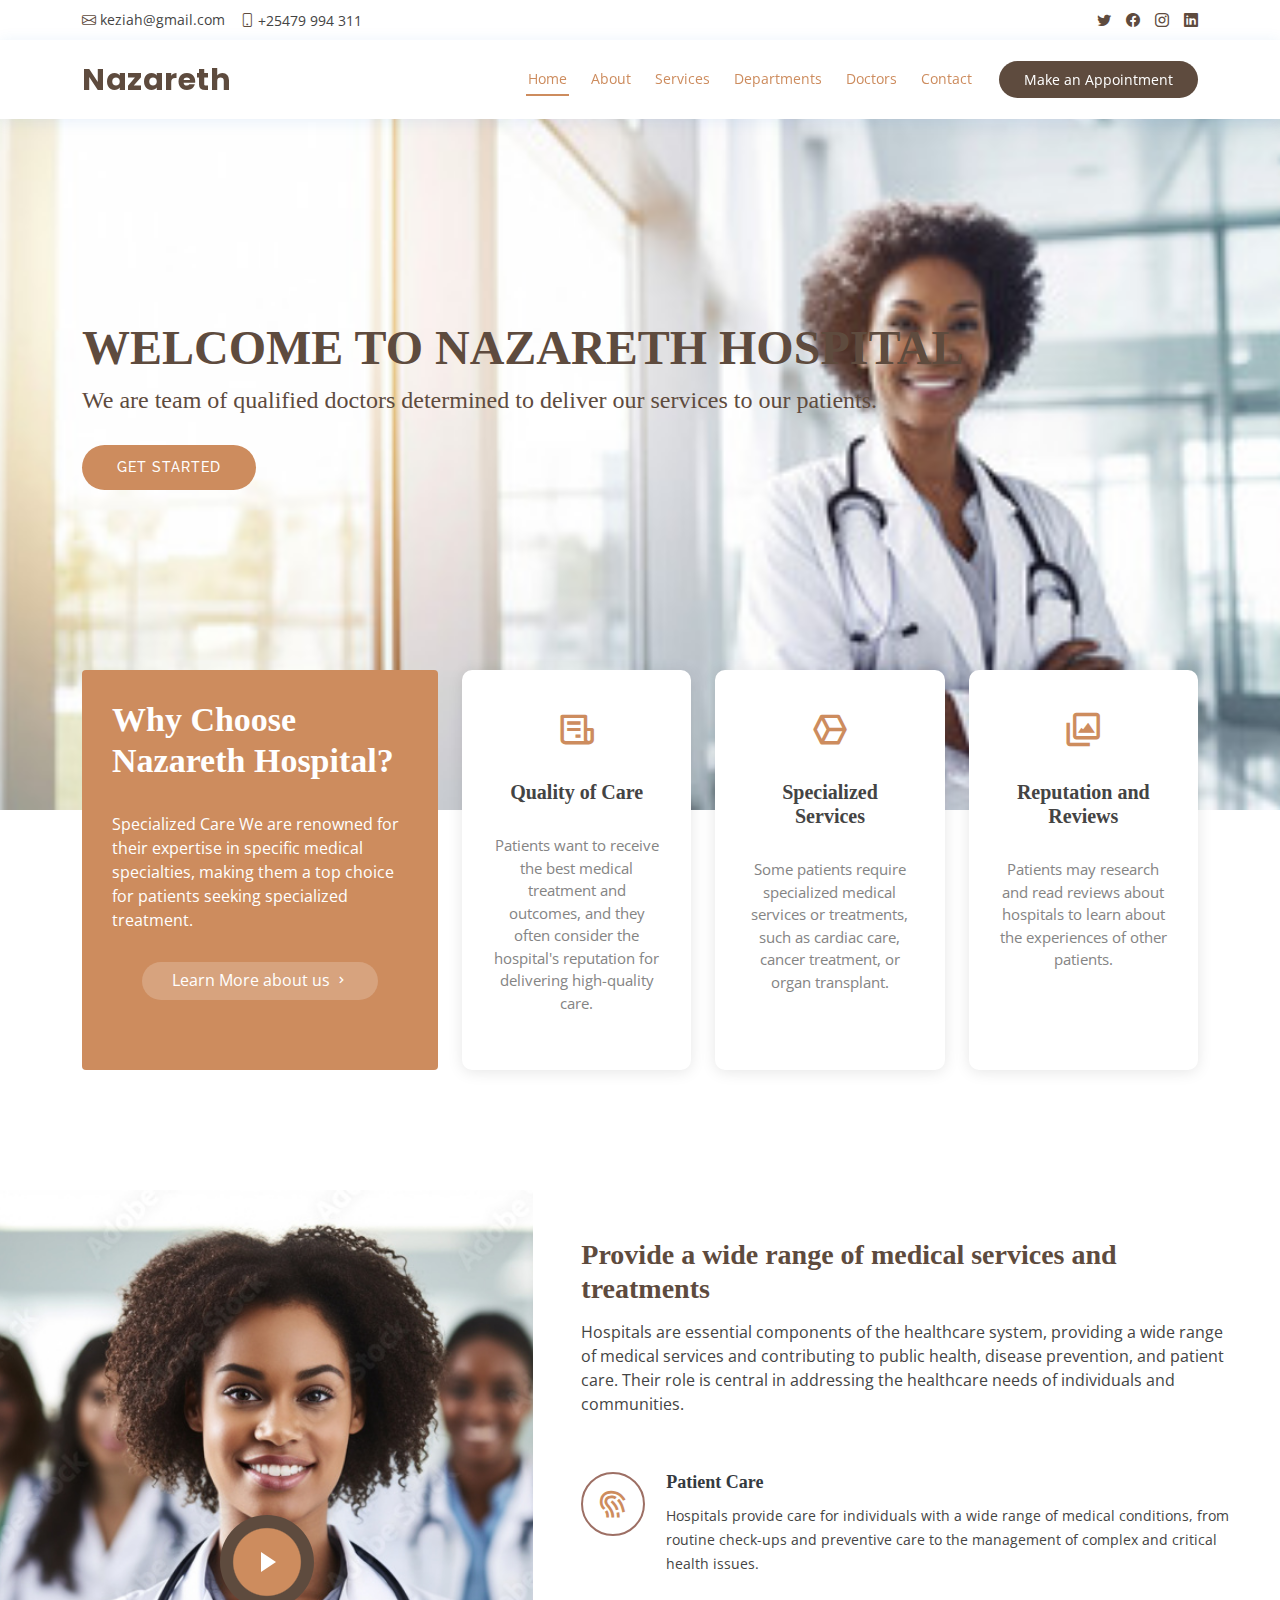
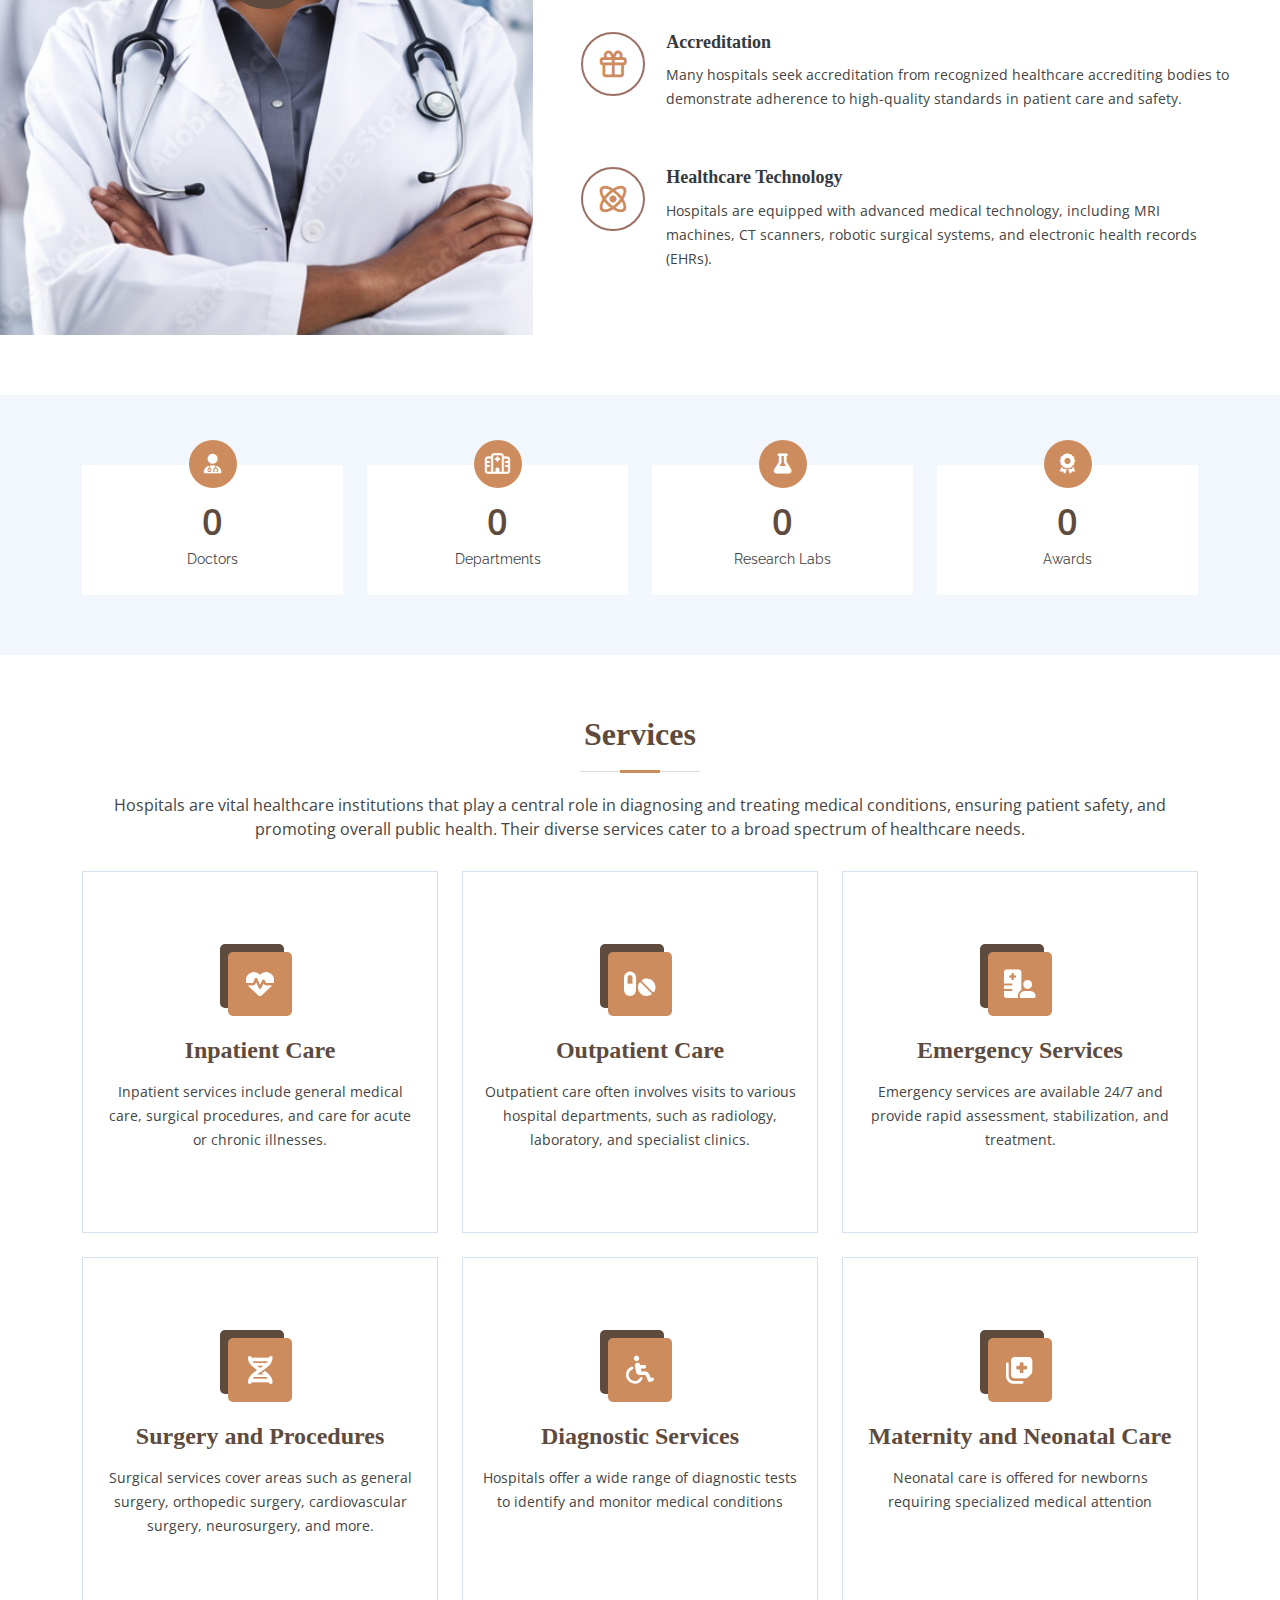
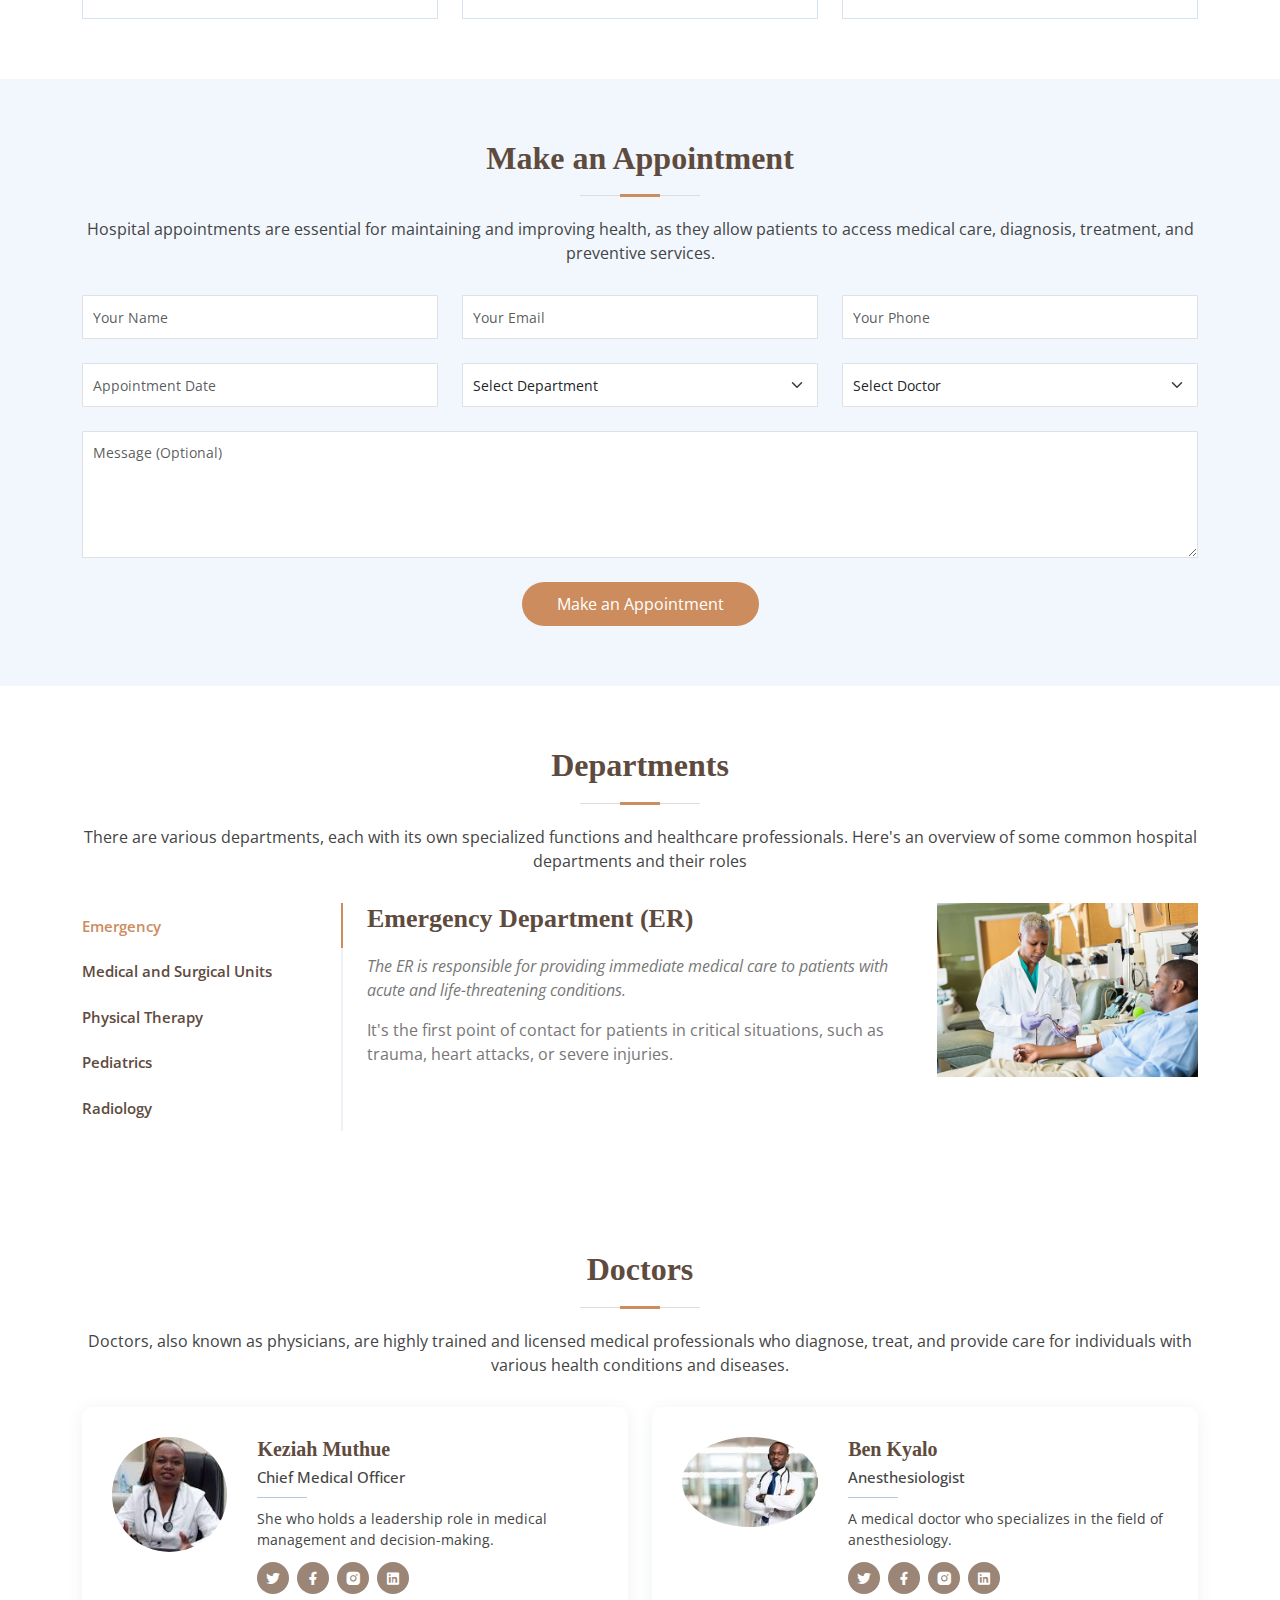
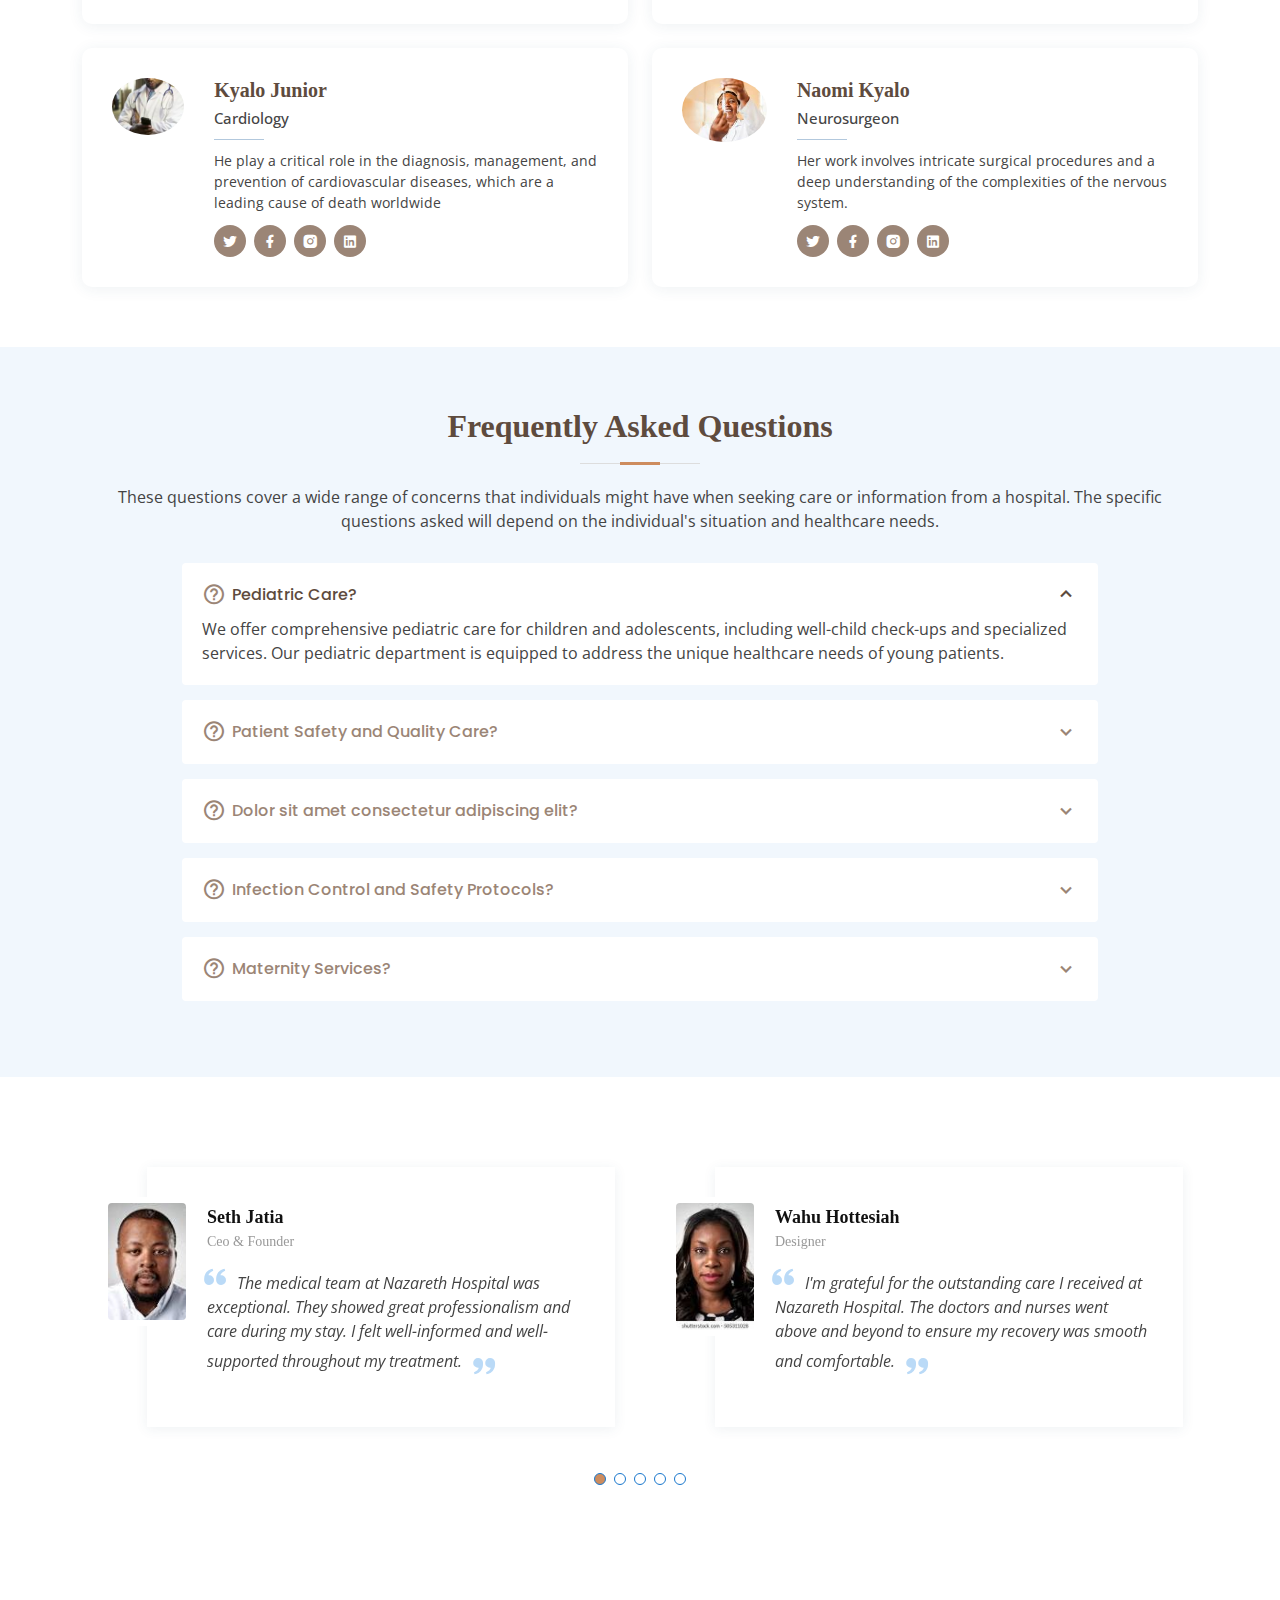
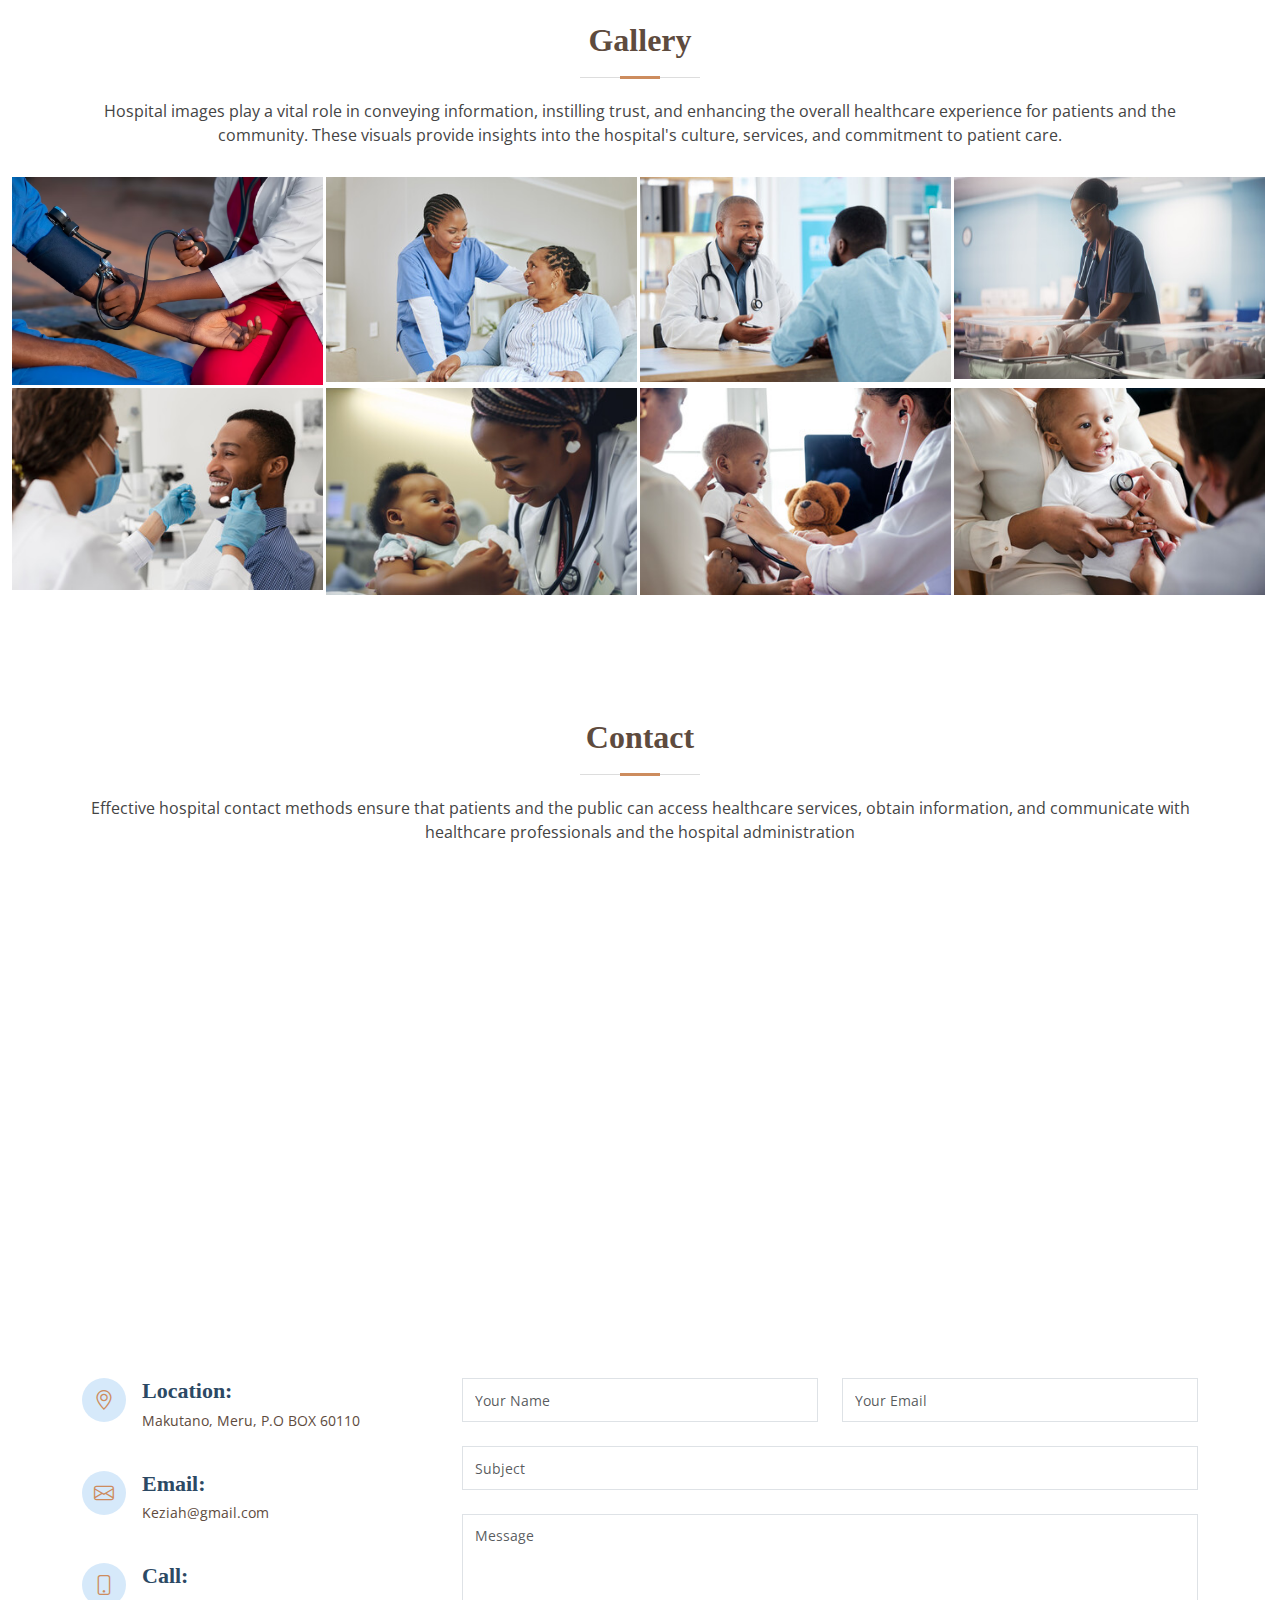
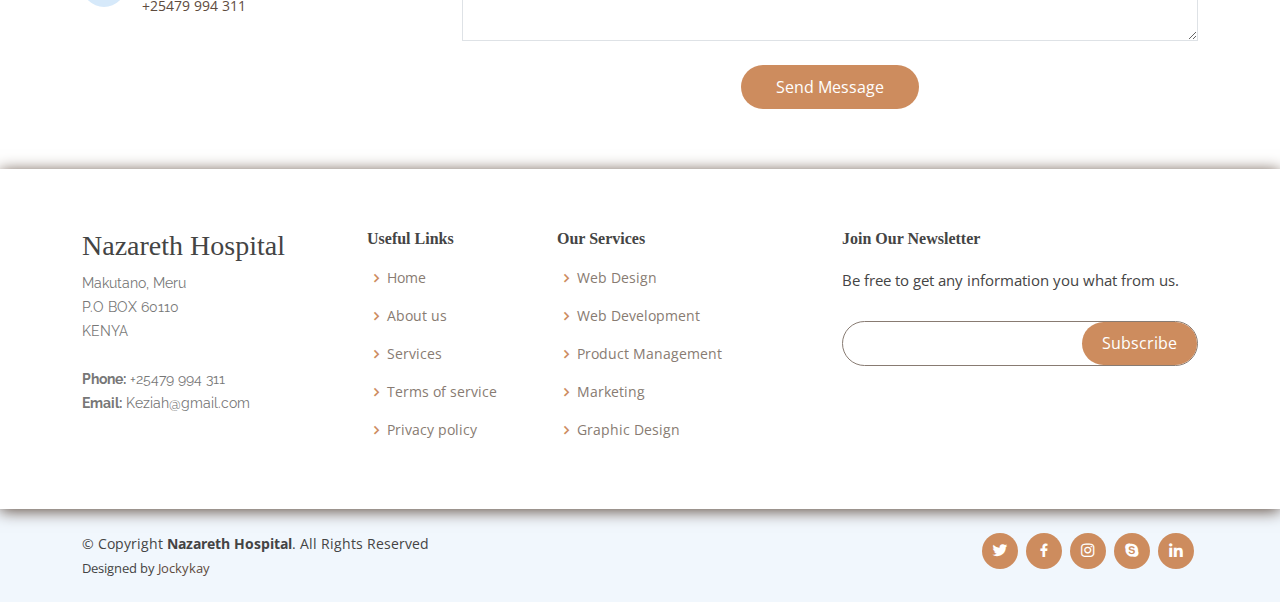
<file: index.html>
<!DOCTYPE html>
<html lang="en">

<head>
  <meta charset="utf-8">
  <meta content="width=device-width, initial-scale=1.0" name="viewport">

  <title>Nazareth Hospital Web</title>
  <meta content="" name="description">
  <meta content="" name="keywords">

  <!-- Favicons -->
  <link href="assets/img/fav1.png" rel="icon">
  <link href="assets/img/apple-touch-icon.png" rel="apple-touch-icon">

  <!-- Google Fonts -->
  <link href="https://fonts.googleapis.com/css?family=Open+Sans:300,300i,400,400i,600,600i,700,700i|Raleway:300,300i,400,400i,500,500i,600,600i,700,700i|Poppins:300,300i,400,400i,500,500i,600,600i,700,700i" rel="stylesheet">

  <!-- Vendor CSS Files -->
  <link href="assets/vendor/fontawesome-free/css/all.min.css" rel="stylesheet">
  <link href="assets/vendor/animate.css/animate.min.css" rel="stylesheet">
  <link href="assets/vendor/bootstrap/css/bootstrap.min.css" rel="stylesheet">
  <link href="assets/vendor/bootstrap-icons/bootstrap-icons.css" rel="stylesheet">
  <link href="assets/vendor/boxicons/css/boxicons.min.css" rel="stylesheet">
  <link href="assets/vendor/glightbox/css/glightbox.min.css" rel="stylesheet">
  <link href="assets/vendor/remixicon/remixicon.css" rel="stylesheet">
  <link href="assets/vendor/swiper/swiper-bundle.min.css" rel="stylesheet">

  <!-- Template Main CSS File -->
  <link href="assets/css/style.css" rel="stylesheet">


</head>

<body>

  <!-- ======= Top Bar ======= -->
  <div id="topbar" class="d-flex align-items-center fixed-top">
    <div class="container d-flex justify-content-between">
      <div class="contact-info d-flex align-items-center">
        <i class="bi bi-envelope"></i> <a href="mailto:contact@example.com">keziah@gmail.com</a>
        <i class="bi bi-phone"></i> +25479 994 311
      </div>
      <div class="d-none d-lg-flex social-links align-items-center">
        <a href="#" class="twitter"><i class="bi bi-twitter"></i></a>
        <a href="#" class="facebook"><i class="bi bi-facebook"></i></a>
        <a href="#" class="instagram"><i class="bi bi-instagram"></i></a>
        <a href="#" class="linkedin"><i class="bi bi-linkedin"></i></i></a>
      </div>
    </div>
  </div>

  <!-- ======= Header ======= -->
  <header id="header" class="fixed-top">
    <div class="container d-flex align-items-center">

      <h1 class="logo me-auto"><a href="index.html">Nazareth</a></h1>
      <!-- Uncomment below if you prefer to use an image logo -->
      <!-- <a href="index.html" class="logo me-auto"><img src="assets/img/logo.png" alt="" class="img-fluid"></a>-->

      <nav id="navbar" class="navbar order-last order-lg-0">
        <ul>
          <li><a class="nav-link scrollto active" href="#hero">Home</a></li>
          <li><a class="nav-link scrollto" href="#about">About</a></li>
          <li><a class="nav-link scrollto" href="#services">Services</a></li>
          <li><a class="nav-link scrollto" href="#departments">Departments</a></li>
          <li><a class="nav-link scrollto" href="#doctors">Doctors</a></li>
          <!-- <li class="dropdown"><a href="#"><span>Drop Down</span> <i class="bi bi-chevron-down"></i></a>
            <ul>
              <li><a href="#">Drop Down 1</a></li>
              <li class="dropdown"><a href="#"><span>Deep Drop Down</span> <i class="bi bi-chevron-right"></i></a>
                <ul>
                  <li><a href="#">Deep Drop Down 1</a></li>
                  <li><a href="#">Deep Drop Down 2</a></li>
                  <li><a href="#">Deep Drop Down 3</a></li>
                  <li><a href="#">Deep Drop Down 4</a></li>
                  <li><a href="#">Deep Drop Down 5</a></li>
                </ul>
              </li>
              <li><a href="#">Drop Down 2</a></li>
              <li><a href="#">Drop Down 3</a></li>
              <li><a href="#">Drop Down 4</a></li>
            </ul>
          </li> -->
          <li><a class="nav-link scrollto" href="#contact">Contact</a></li>
        </ul>
        <i class="bi bi-list mobile-nav-toggle"></i>
      </nav><!-- .navbar -->

      <a href="#appointment" class="appointment-btn scrollto"><span class="d-none d-md-inline">Make an</span> Appointment</a>

    </div>
  </header><!-- End Header -->

  <!-- ======= Hero Section ======= -->
  <section id="hero" class="d-flex align-items-center">
    <div class="container">
      <h1>Welcome to Nazareth Hospital</h1>
      <h2>We are team of qualified doctors determined to deliver our services to our patients.</h2>
      <a href="#about" class="btn-get-started scrollto">Get Started</a>
    </div>
  </section><!-- End Hero -->

  <main id="main">

    <!-- ======= Why Us Section ======= -->
    <section id="why-us" class="why-us">
      <div class="container">

        <div class="row">
          <div class="col-lg-4 d-flex align-items-stretch">
            <div class="content">
              <h3>Why Choose Nazareth Hospital?</h3>
              <p>
                <span>Specialized Care </span> We are renowned for their expertise in specific medical specialties, making them a top choice for patients seeking specialized treatment.
              </p>
              <div class="text-center">
                <a href="#" class="more-btn">Learn More about us <i class="bx bx-chevron-right"></i></a>
              </div>
            </div>
          </div>
          <div class="col-lg-8 d-flex align-items-stretch">
            <div class="icon-boxes d-flex flex-column justify-content-center">
              <div class="row">
                <div class="col-xl-4 d-flex align-items-stretch">
                  <div class="icon-box mt-4 mt-xl-0">
                    <i class="bx bx-receipt"></i>
                    <h4>Quality of Care</h4>
                    <p>Patients want to receive the best medical treatment and outcomes, and they often consider the hospital's reputation for delivering high-quality care.</p>
                  </div>
                </div>
                <div class="col-xl-4 d-flex align-items-stretch">
                  <div class="icon-box mt-4 mt-xl-0">
                    <i class="bx bx-cube-alt"></i>
                    <h4>Specialized Services</h4>
                    <p>Some patients require specialized medical services or treatments, such as cardiac care, cancer treatment, or organ transplant.</p>
                  </div>
                </div>
                <div class="col-xl-4 d-flex align-items-stretch">
                  <div class="icon-box mt-4 mt-xl-0">
                    <i class="bx bx-images"></i>
                    <h4>Reputation and Reviews</h4>
                    <p>Patients may research and read reviews about hospitals to learn about the experiences of other patients.</p>
                  </div>
                </div>
              </div>
            </div><!-- End .content-->
          </div>
        </div>

      </div>
    </section><!-- End Why Us Section -->

    <!-- ======= About Section ======= -->
    <section id="about" class="about">
      <div class="container-fluid">

        <div class="row">
          <div class="col-xl-5 col-lg-6 video-box d-flex justify-content-center align-items-stretch position-relative">
            <a href="https://www.youtube.com/watch?v=FYb5Qn4Mf38" class="glightbox play-btn mb-4"></a>
          </div>

          <div class="col-xl-7 col-lg-6 icon-boxes d-flex flex-column align-items-stretch justify-content-center py-5 px-lg-5">
            <h3>Provide a wide range of medical services and treatments</h3>
            <p>Hospitals are essential components of the healthcare system, providing a wide range of medical services and contributing to public health, disease prevention, and patient care. Their role is central in addressing the healthcare needs of individuals and communities.</p>

            <div class="icon-box">
              <div class="icon"><i class="bx bx-fingerprint"></i></div>
              <h4 class="title"><a href=""> Patient Care</a></h4>
              <p class="description">Hospitals provide care for individuals with a wide range of medical conditions, from routine check-ups and preventive care to the management of complex and critical health issues.</p>
            </div>

            <div class="icon-box">
              <div class="icon"><i class="bx bx-gift"></i></div>
              <h4 class="title"><a href=""> Accreditation</a></h4>
              <p class="description">Many hospitals seek accreditation from recognized healthcare accrediting bodies to demonstrate adherence to high-quality standards in patient care and safety.</p>
            </div>

            <div class="icon-box">
              <div class="icon"><i class="bx bx-atom"></i></div>
              <h4 class="title"><a href=""> Healthcare Technology</a></h4>
              <p class="description">Hospitals are equipped with advanced medical technology, including MRI machines, CT scanners, robotic surgical systems, and electronic health records (EHRs).</p>
            </div>

          </div>
        </div>

      </div>
    </section><!-- End About Section -->

    <!-- ======= Counts Section ======= -->
    <section id="counts" class="counts">
      <div class="container">

        <div class="row">

          <div class="col-lg-3 col-md-6">
            <div class="count-box">
              <i class="fas fa-user-md"></i>
              <span data-purecounter-start="0" data-purecounter-end="85" data-purecounter-duration="1" class="purecounter"></span>
              <p>Doctors</p>
            </div>
          </div>

          <div class="col-lg-3 col-md-6 mt-5 mt-md-0">
            <div class="count-box">
              <i class="far fa-hospital"></i>
              <span data-purecounter-start="0" data-purecounter-end="18" data-purecounter-duration="1" class="purecounter"></span>
              <p>Departments</p>
            </div>
          </div>

          <div class="col-lg-3 col-md-6 mt-5 mt-lg-0">
            <div class="count-box">
              <i class="fas fa-flask"></i>
              <span data-purecounter-start="0" data-purecounter-end="12" data-purecounter-duration="1" class="purecounter"></span>
              <p>Research Labs</p>
            </div>
          </div>

          <div class="col-lg-3 col-md-6 mt-5 mt-lg-0">
            <div class="count-box">
              <i class="fas fa-award"></i>
              <span data-purecounter-start="0" data-purecounter-end="150" data-purecounter-duration="1" class="purecounter"></span>
              <p>Awards</p>
            </div>
          </div>

        </div>

      </div>
    </section><!-- End Counts Section -->

    <!-- ======= Services Section ======= -->
    <section id="services" class="services">
      <div class="container">

        <div class="section-title">
          <h2>Services</h2>
          <p>Hospitals are vital healthcare institutions that play a central role in diagnosing and treating medical conditions, ensuring patient safety, and promoting overall public health. Their diverse services cater to a broad spectrum of healthcare needs.</p>
        </div>

        <div class="row">
          <div class="col-lg-4 col-md-6 d-flex align-items-stretch">
            <div class="icon-box">
              <div class="icon"><i class="fas fa-heartbeat"></i></div>
              <h4><a href=""> Inpatient Care</a></h4>
              <p>Inpatient services include general medical care, surgical procedures, and care for acute or chronic illnesses.</p>
            </div>
          </div>

          <div class="col-lg-4 col-md-6 d-flex align-items-stretch mt-4 mt-md-0">
            <div class="icon-box">
              <div class="icon"><i class="fas fa-pills"></i></div>
              <h4><a href="">Outpatient Care</a></h4>
              <p>Outpatient care often involves visits to various hospital departments, such as radiology, laboratory, and specialist clinics.</p>
            </div>
          </div>

          <div class="col-lg-4 col-md-6 d-flex align-items-stretch mt-4 mt-lg-0">
            <div class="icon-box">
              <div class="icon"><i class="fas fa-hospital-user"></i></div>
              <h4><a href="">Emergency Services</a></h4>
              <p>Emergency services are available 24/7 and provide rapid assessment, stabilization, and treatment.</p>
            </div>
          </div>

          <div class="col-lg-4 col-md-6 d-flex align-items-stretch mt-4">
            <div class="icon-box">
              <div class="icon"><i class="fas fa-dna"></i></div>
              <h4><a href="">Surgery and Procedures</a></h4>
              <p>Surgical services cover areas such as general surgery, orthopedic surgery, cardiovascular surgery, neurosurgery, and more.</p>
            </div>
          </div>

          <div class="col-lg-4 col-md-6 d-flex align-items-stretch mt-4">
            <div class="icon-box">
              <div class="icon"><i class="fas fa-wheelchair"></i></div>
              <h4><a href="">Diagnostic Services</a></h4>
              <p>Hospitals offer a wide range of diagnostic tests to identify and monitor medical conditions</p>
            </div>
          </div>

          <div class="col-lg-4 col-md-6 d-flex align-items-stretch mt-4">
            <div class="icon-box">
              <div class="icon"><i class="fas fa-notes-medical"></i></div>
              <h4><a href="">Maternity and Neonatal Care</a></h4>
              <p>Neonatal care is offered for newborns requiring specialized medical attention</p>
            </div>
          </div>

        </div>

      </div>
    </section><!-- End Services Section -->

    <!-- ======= Appointment Section ======= -->
    <section id="appointment" class="appointment section-bg">
      <div class="container">

        <div class="section-title">
          <h2>Make an Appointment</h2>
          <p>Hospital appointments are essential for maintaining and improving health, as they allow patients to access medical care, diagnosis, treatment, and preventive services. </p>
        </div>

        <form action="forms/appointment.php" method="post" role="form" class="php-email-form">
          <div class="row">
            <div class="col-md-4 form-group">
              <input type="text" name="name" class="form-control" id="name" placeholder="Your Name" data-rule="minlen:4" data-msg="Please enter at least 4 chars">
              <div class="validate"></div>
            </div>
            <div class="col-md-4 form-group mt-3 mt-md-0">
              <input type="email" class="form-control" name="email" id="email" placeholder="Your Email" data-rule="email" data-msg="Please enter a valid email">
              <div class="validate"></div>
            </div>
            <div class="col-md-4 form-group mt-3 mt-md-0">
              <input type="tel" class="form-control" name="phone" id="phone" placeholder="Your Phone" data-rule="minlen:4" data-msg="Please enter at least 4 chars">
              <div class="validate"></div>
            </div>
          </div>
          <div class="row">
            <div class="col-md-4 form-group mt-3">
              <input type="datetime" name="date" class="form-control datepicker" id="date" placeholder="Appointment Date" data-rule="minlen:4" data-msg="Please enter at least 4 chars">
              <div class="validate"></div>
            </div>
            <div class="col-md-4 form-group mt-3">
              <select name="department" id="department" class="form-select">
                <option value="">Select Department</option>
                <option value="Department 1">Department 1</option>
                <option value="Department 2">Department 2</option>
                <option value="Department 3">Department 3</option>
              </select>
              <div class="validate"></div>
            </div>
            <div class="col-md-4 form-group mt-3">
              <select name="doctor" id="doctor" class="form-select">
                <option value="">Select Doctor</option>
                <option value="Doctor 1">Doctor 1</option>
                <option value="Doctor 2">Doctor 2</option>
                <option value="Doctor 3">Doctor 3</option>
              </select>
              <div class="validate"></div>
            </div>
          </div>

          <div class="form-group mt-3">
            <textarea class="form-control" name="message" rows="5" placeholder="Message (Optional)"></textarea>
            <div class="validate"></div>
          </div>
          <div class="mb-3">
            <div class="loading">Loading</div>
            <div class="error-message"></div>
            <div class="sent-message">Your appointment request has been sent successfully. Thank you!</div>
          </div>
          <div class="text-center"><button type="submit">Make an Appointment</button></div>
        </form>

      </div>
    </section><!-- End Appointment Section -->

    <!-- ======= Departments Section ======= -->
    <section id="departments" class="departments">
      <div class="container">

        <div class="section-title">
          <h2>Departments</h2>
          <p>There are various departments, each with its own specialized functions and healthcare professionals. Here's an overview of some common hospital departments and their roles</p>
        </div>

        <div class="row gy-4">
          <div class="col-lg-3">
            <ul class="nav nav-tabs flex-column">
              <li class="nav-item">
                <a class="nav-link active show" data-bs-toggle="tab" href="#tab-1">Emergency</a>
              </li>
              <li class="nav-item">
                <a class="nav-link" data-bs-toggle="tab" href="#tab-2">Medical and Surgical Units</a>
              </li>
              <li class="nav-item">
                <a class="nav-link" data-bs-toggle="tab" href="#tab-3">Physical Therapy</a>
              </li>
              <li class="nav-item">
                <a class="nav-link" data-bs-toggle="tab" href="#tab-4">Pediatrics</a>
              </li>
              <li class="nav-item">
                <a class="nav-link" data-bs-toggle="tab" href="#tab-5">Radiology</a>
              </li>
            </ul>
          </div>
          <div class="col-lg-9">
            <div class="tab-content">
              <div class="tab-pane active show" id="tab-1">
                <div class="row gy-4">
                  <div class="col-lg-8 details order-2 order-lg-1">
                    <h3>Emergency Department (ER) </h3>
                    <p class="fst-italic"> The ER is responsible for providing immediate medical care to patients with acute and life-threatening conditions.</p>
                    <p>It's the first point of contact for patients in critical situations, such as trauma, heart attacks, or severe injuries.</p>
                  </div>
                  <div class="col-lg-4 text-center order-1 order-lg-2">
                    <img src="assets/img/img1.jpg" alt="" class="img-fluid">
                  </div>
                </div>
              </div>
              <div class="tab-pane" id="tab-2">
                <div class="row gy-4">
                  <div class="col-lg-8 details order-2 order-lg-1">
                    <h3>Medical and Surgical Units</h3>
                    <p class="fst-italic">These units include various departments like cardiology, oncology, neurology, and orthopedics.</p>
                    <p>These units include various departments like cardiology, oncology, neurology, and orthopedics.</p>
                  </div>
                  <div class="col-lg-4 text-center order-1 order-lg-2">
                    <img src="assets/img/img2.jpg" alt="" class="img-fluid">
                  </div>
                </div>
              </div>
              <div class="tab-pane" id="tab-3">
                <div class="row gy-4">
                  <div class="col-lg-8 details order-2 order-lg-1">
                    <h3>Physical Therapy and Rehabilitation</h3>
                    <p class="fst-italic"> These departments help patients recover and regain function after injuries or surgeries</p>
                    <p>These departments help patients recover and regain function after injuries or surgeries through physical therapy, occupational therapy, and other forms of rehabilitation.</p>
                  </div>
                  <div class="col-lg-4 text-center order-1 order-lg-2">
                    <img src="assets/img/img3.jpg" alt="" class="img-fluid">
                  </div>
                </div>
              </div>
              <div class="tab-pane" id="tab-4">
                <div class="row gy-4">
                  <div class="col-lg-8 details order-2 order-lg-1">
                    <h3>Pediatric departments </h3>
                    <p class="fst-italic">Pediatric departments focus on the medical needs of infants, children, and adolescents.</p>
                    <p>Pediatric departments focus on the medical needs of infants, children, and adolescents, including well-child check-ups and treatment for childhood illnesses</p>
                  </div>
                  <div class="col-lg-4 text-center order-1 order-lg-2">
                    <img src="assets/img/img4.jpg" alt="" class="img-fluid">
                  </div>
                </div>
              </div>
              <div class="tab-pane" id="tab-5">
                <div class="row gy-4">
                  <div class="col-lg-8 details order-2 order-lg-1">
                    <h3>Radiology Department</h3>
                    <p class="fst-italic">Radiology is responsible for diagnostic imaging.</p>
                    <p> Radiology is responsible for diagnostic imaging, including X-rays, CT scans, MRI, and ultrasound, to aid in diagnosing medical conditions.</p>
                  </div>
                  <div class="col-lg-4 text-center order-1 order-lg-2">
                    <img src="assets/img/img5.jpg" alt="" class="img-fluid">
                  </div>
                </div>
              </div>
            </div>
          </div>
        </div>

      </div>
    </section><!-- End Departments Section -->

    <!-- ======= Doctors Section ======= -->
    <section id="doctors" class="doctors">
      <div class="container">

        <div class="section-title">
          <h2>Doctors</h2>
          <p>Doctors, also known as physicians, are highly trained and licensed medical professionals who diagnose, treat, and provide care for individuals with various health conditions and diseases.</p>
        </div>

        <div class="row">

          <div class="col-lg-6">
            <div class="member d-flex align-items-start">
              <div class="pic"><img src="assets/img/doctors/doc7.jpg" class="img-fluid" alt=""></div>
              <div class="member-info">
                <h4>Keziah Muthue</h4>
                <span>Chief Medical Officer</span>
                <p>She who holds a leadership role in medical management and decision-making.</p>
                <div class="social">
                  <a href=""><i class="ri-twitter-fill"></i></a>
                  <a href=""><i class="ri-facebook-fill"></i></a>
                  <a href=""><i class="ri-instagram-fill"></i></a>
                  <a href=""> <i class="ri-linkedin-box-fill"></i> </a>
                </div>
              </div>
            </div>
          </div>

          <div class="col-lg-6 mt-4 mt-lg-0">
            <div class="member d-flex align-items-start">
              <div class="pic"><img src="assets/img/doctors/doc3.jpg" class="img-fluid" alt=""></div>
              <div class="member-info">
                <h4>Ben Kyalo</h4>
                <span>Anesthesiologist</span>
                <p> A medical doctor who specializes in the field of anesthesiology.</p>
                <div class="social">
                  <a href=""><i class="ri-twitter-fill"></i></a>
                  <a href=""><i class="ri-facebook-fill"></i></a>
                  <a href=""><i class="ri-instagram-fill"></i></a>
                  <a href=""> <i class="ri-linkedin-box-fill"></i> </a>
                </div>
              </div>
            </div>
          </div>

          <div class="col-lg-6 mt-4">
            <div class="member d-flex align-items-start">
              <div class="pic"><img src="assets/img/doctors/doc5.jpg" class="img-fluid" alt=""></div>
              <div class="member-info">
                <h4>Kyalo Junior</h4>
                <span>Cardiology</span>
                <p> He  play a critical role in the diagnosis, management, and prevention of cardiovascular diseases, which are a leading cause of death worldwide</p>
                <div class="social">
                  <a href=""><i class="ri-twitter-fill"></i></a>
                  <a href=""><i class="ri-facebook-fill"></i></a>
                  <a href=""><i class="ri-instagram-fill"></i></a>
                  <a href=""> <i class="ri-linkedin-box-fill"></i> </a>
                </div>
              </div>
            </div>
          </div>

          <div class="col-lg-6 mt-4">
            <div class="member d-flex align-items-start">
              <div class="pic"><img src="assets/img/doctors/doc6.jpg" class="img-fluid" alt=""></div>
              <div class="member-info">
                <h4>Naomi Kyalo</h4>
                <span>Neurosurgeon</span>
                <p> Her work involves intricate surgical procedures and a deep understanding of the complexities of the nervous system.</p>
                <div class="social">
                  <a href=""><i class="ri-twitter-fill"></i></a>
                  <a href=""><i class="ri-facebook-fill"></i></a>
                  <a href=""><i class="ri-instagram-fill"></i></a>
                  <a href=""> <i class="ri-linkedin-box-fill"></i> </a>
                </div>
              </div>
            </div>
          </div>

        </div>

      </div>
    </section><!-- End Doctors Section -->

    <!-- ======= Frequently Asked Questions Section ======= -->
    <section id="faq" class="faq section-bg">
      <div class="container">

        <div class="section-title">
          <h2>Frequently Asked Questions</h2>
          <p> These questions cover a wide range of concerns that individuals might have when seeking care or information from a hospital. The specific questions asked will depend on the individual's situation and healthcare needs.</p>
        </div>

        <div class="faq-list">
          <ul>
            <li data-aos="fade-up">
              <i class="bx bx-help-circle icon-help"></i> <a data-bs-toggle="collapse" class="collapse" data-bs-target="#faq-list-1">Pediatric Care? <i class="bx bx-chevron-down icon-show"></i><i class="bx bx-chevron-up icon-close"></i></a>
              <div id="faq-list-1" class="collapse show" data-bs-parent=".faq-list">
                <p>
                 We offer comprehensive pediatric care for children and adolescents, including well-child check-ups and specialized services.
Our pediatric department is equipped to address the unique healthcare needs of young patients.
                </p>
              </div>
            </li>

            <li data-aos="fade-up" data-aos-delay="100">
              <i class="bx bx-help-circle icon-help"></i> <a data-bs-toggle="collapse" data-bs-target="#faq-list-2" class="collapsed">Patient Safety and Quality Care? <i class="bx bx-chevron-down icon-show"></i><i class="bx bx-chevron-up icon-close"></i></a>
              <div id="faq-list-2" class="collapse" data-bs-parent=".faq-list">
                <p>
                  Patient safety is our top priority, and we have rigorous quality control measures in place.
Our hospital is accredited by [accrediting body] for maintaining high healthcare quality standards.
                </p>
              </div>
            </li>

            <li data-aos="fade-up" data-aos-delay="200">
              <i class="bx bx-help-circle icon-help"></i> <a data-bs-toggle="collapse" data-bs-target="#faq-list-3" class="collapsed">Dolor sit amet consectetur adipiscing elit? <i class="bx bx-chevron-down icon-show"></i><i class="bx bx-chevron-up icon-close"></i></a>
              <div id="faq-list-3" class="collapse" data-bs-parent=".faq-list">
                <p>
                  Eleifend mi in nulla posuere sollicitudin aliquam ultrices sagittis orci. Faucibus pulvinar elementum integer enim. Sem nulla pharetra diam sit amet nisl suscipit. Rutrum tellus pellentesque eu tincidunt. Lectus urna duis convallis convallis tellus. Urna molestie at elementum eu facilisis sed odio morbi quis
                </p>
              </div>
            </li>

            <li data-aos="fade-up" data-aos-delay="300">
              <i class="bx bx-help-circle icon-help"></i> <a data-bs-toggle="collapse" data-bs-target="#faq-list-4" class="collapsed">Infection Control and Safety Protocols? <i class="bx bx-chevron-down icon-show"></i><i class="bx bx-chevron-up icon-close"></i></a>
              <div id="faq-list-4" class="collapse" data-bs-parent=".faq-list">
                <p>
                 Our hospital has strict infection control protocols and safety measures in place to protect patients and staff.
We closely follow the guidance of health authorities to address recent health concerns.
                </p>
              </div>
            </li>

            <li data-aos="fade-up" data-aos-delay="400">
              <i class="bx bx-help-circle icon-help"></i> <a data-bs-toggle="collapse" data-bs-target="#faq-list-5" class="collapsed">Maternity Services? <i class="bx bx-chevron-down icon-show"></i><i class="bx bx-chevron-up icon-close"></i></a>
              <div id="faq-list-5" class="collapse" data-bs-parent=".faq-list">
                <p>
                  Our maternity services include prenatal care, childbirth, and postnatal care for expectant mothers and newborns.
Please contact our maternity department for details on our services and programs.
                </p>
              </div>
            </li>

          </ul>
        </div>

      </div>
    </section><!-- End Frequently Asked Questions Section -->

    <!-- ======= Testimonials Section ======= -->
    <section id="testimonials" class="testimonials">
      <div class="container">

        <div class="testimonials-slider swiper" data-aos="fade-up" data-aos-delay="100">
          <div class="swiper-wrapper">

            <div class="swiper-slide">
              <div class="testimonial-wrap">
                <div class="testimonial-item">
                  <img src="assets/img/testimonials/pas1.jpg" class="testimonial-img" alt="">
                  <h3>Seth Jatia</h3>
                  <h4>Ceo &amp; Founder</h4>
                  <p>
                    <i class="bx bxs-quote-alt-left quote-icon-left"></i>
                    The medical team at Nazareth Hospital was exceptional. They showed great professionalism and care during my stay. I felt well-informed and well-supported throughout my treatment.
                    <i class="bx bxs-quote-alt-right quote-icon-right"></i>
                  </p>
                </div>
              </div>
            </div><!-- End testimonial item -->

            <div class="swiper-slide">
              <div class="testimonial-wrap">
                <div class="testimonial-item">
                  <img src="assets/img/testimonials/pas3.jpg" class="testimonial-img" alt="">
                  <h3> Wahu Hottesiah</h3>
                  <h4>Designer</h4>
                  <p>
                    <i class="bx bxs-quote-alt-left quote-icon-left"></i>
                    I'm grateful for the outstanding care I received at Nazareth Hospital. The doctors and nurses went above and beyond to ensure my recovery was smooth and comfortable.
                    <i class="bx bxs-quote-alt-right quote-icon-right"></i>
                  </p>
                </div>
              </div>
            </div><!-- End testimonial item -->

            <div class="swiper-slide">
              <div class="testimonial-wrap">
                <div class="testimonial-item">
                  <img src="assets/img/testimonials/pas5.jpg" class="testimonial-img" alt="">
                  <h3>Eudias Mueni</h3>
                  <h4>Store Owner</h4>
                  <p>
                    <i class="bx bxs-quote-alt-left quote-icon-left"></i>
                    The staff at Nazareth Hospital treated my family and me with kindness and empathy. They made a difficult time more bearable, and we appreciate their support.
                    <i class="bx bxs-quote-alt-right quote-icon-right"></i>
                  </p>
                </div>
              </div>
            </div><!-- End testimonial item -->

            <div class="swiper-slide">
              <div class="testimonial-wrap">
                <div class="testimonial-item">
                  <img src="assets/img/testimonials/photo5.jpg" class="testimonial-img" alt="">
                  <h3>Purity Kyalo</h3>
                  <h4>Freelancer</h4>
                  <p>
                    <i class="bx bxs-quote-alt-left quote-icon-left"></i>
                    I was impressed by the state-of-the-art facilities at Nazareth Hospital. The cutting-edge technology and equipment contributed to my successful treatment.
                    <i class="bx bxs-quote-alt-right quote-icon-right"></i>
                  </p>
                </div>
              </div>
            </div><!-- End testimonial item -->

            <div class="swiper-slide">
              <div class="testimonial-wrap">
                <div class="testimonial-item">
                  <img src="assets/img/testimonials/pas2.jpg" class="testimonial-img" alt="">
                  <h3>Gerarld Gitau</h3>
                  <h4>Entrepreneur</h4>
                  <p>
                    <i class="bx bxs-quote-alt-left quote-icon-left"></i>
                    The doctors at [Hospital Name] are some of the best in their field. Their expertise gave me confidence in my treatment plan, and I am pleased with the results.
                    <i class="bx bxs-quote-alt-right quote-icon-right"></i>
                  </p>
                </div>
              </div>
            </div><!-- End testimonial item -->

          </div>
          <div class="swiper-pagination"></div>
        </div>

      </div>
    </section><!-- End Testimonials Section -->

    <!-- ======= Gallery Section ======= -->
    <section id="gallery" class="gallery">
      <div class="container">

        <div class="section-title">
          <h2>Gallery</h2>
          <p>Hospital images play a vital role in conveying information, instilling trust, and enhancing the overall healthcare experience for patients and the community. These visuals provide insights into the hospital's culture, services, and commitment to patient care.</p>
        </div>
      </div>

      <div class="container-fluid">
        <div class="row g-0">

          <div class="col-lg-3 col-md-4">
            <div class="gallery-item">
              <a href="assets/img/gallery/hos1.avif" class="galelry-lightbox">
                <img src="assets/img/gallery/hos1.avif" alt="" class="img-fluid">
              </a>
            </div>
          </div>

          <div class="col-lg-3 col-md-4">
            <div class="gallery-item">
              <a href="assets/img/gallery/hos2.jpg" class="galelry-lightbox">
                <img src="assets/img/gallery/hos2.jpg" alt="" class="img-fluid">
              </a>
            </div>
          </div>

          <div class="col-lg-3 col-md-4">
            <div class="gallery-item">
              <a href="assets/img/gallery/hos3.jpg" class="galelry-lightbox">
                <img src="assets/img/gallery/hos3.jpg" alt="" class="img-fluid">
              </a>
            </div>
          </div>

          <div class="col-lg-3 col-md-4">
            <div class="gallery-item">
              <a href="assets/img/gallery/hos4.jpg" class="galelry-lightbox">
                <img src="assets/img/gallery/hos4.jpg" alt="" class="img-fluid" id="class1">
              </a>
            </div>
          </div>

          <div class="col-lg-3 col-md-4">
            <div class="gallery-item">
              <a href="assets/img/gallery/hos5.jpg" class="galelry-lightbox">
                <img src="assets/img/gallery/hos5.jpg" alt="" class="img-fluid">
              </a>
            </div>
          </div>

          <div class="col-lg-3 col-md-4">
            <div class="gallery-item">
              <a href="assets/img/gallery/hos6.jpg" class="galelry-lightbox">
                <img src="assets/img/gallery/hos6.jpg" alt="" class="img-fluid">
              </a>
            </div>
          </div>

          <div class="col-lg-3 col-md-4">
            <div class="gallery-item">
              <a href="assets/img/gallery/hos7.jpg" class="galelry-lightbox">
                <img src="assets/img/gallery/hos7.jpg" alt="" class="img-fluid">
              </a>
            </div>
          </div>

          <div class="col-lg-3 col-md-4">
            <div class="gallery-item">
              <a href="assets/img/gallery/hos8.jpg" class="galelry-lightbox">
                <img src="assets/img/gallery/hos8.jpg" alt="" class="img-fluid">
              </a>
            </div>
          </div>

        </div>

      </div>
    </section><!-- End Gallery Section -->

    <!-- ======= Contact Section ======= -->
    <section id="contact" class="contact">
      <div class="container">

        <div class="section-title">
          <h2>Contact</h2>
          <p>Effective hospital contact methods ensure that patients and the public can access healthcare services, obtain information, and communicate with healthcare professionals and the hospital administration</p>
        </div>
      </div>

      <div>
        <iframe src="https://www.google.com/maps/embed?pb=!1m18!1m12!1m3!1d3989.816144306133!2d37.64065087377931!3d0.05984036436627783!2m3!1f0!2f0!3f0!3m2!1i1024!2i768!4f13.1!3m3!1m2!1s0x17882201920e0c01%3A0xc61e2b971a9edce8!2sNazareth%20Hostel!5e0!3m2!1sen!2ske!4v1697837827926!5m2!1sen!2ske" width="1500" height="450" style="border:0;" allowfullscreen="" loading="lazy" referrerpolicy="no-referrer-when-downgrade"></iframe>
      </div>

      <div class="container">
        <div class="row mt-5">

          <div class="col-lg-4">
            <div class="info">
              <div class="address">
                <i class="bi bi-geo-alt"></i>
                <h4>Location:</h4>
                <p>Makutano, Meru,  P.O BOX 60110</p>
              </div>

              <div class="email">
                <i class="bi bi-envelope"></i>
                <h4>Email:</h4>
                <p>Keziah@gmail.com</p>
              </div>

              <div class="phone">
                <i class="bi bi-phone"></i>
                <h4>Call:</h4>
                <p>+25479 994 311 </p>
              </div>

            </div>

          </div>

          <div class="col-lg-8 mt-5 mt-lg-0">

            <form action="forms/contact.php" method="post" role="form" class="php-email-form">
              <div class="row">
                <div class="col-md-6 form-group">
                  <input type="text" name="name" class="form-control" id="name" placeholder="Your Name" required>
                </div>
                <div class="col-md-6 form-group mt-3 mt-md-0">
                  <input type="email" class="form-control" name="email" id="email" placeholder="Your Email" required>
                </div>
              </div>
              <div class="form-group mt-3">
                <input type="text" class="form-control" name="subject" id="subject" placeholder="Subject" required>
              </div>
              <div class="form-group mt-3">
                <textarea class="form-control" name="message" rows="5" placeholder="Message" required></textarea>
              </div>
              <div class="my-3">
                <div class="loading">Loading</div>
                <div class="error-message"></div>
                <div class="sent-message">Your message has been sent. Thank you!</div>
              </div>
              <div class="text-center"><button type="submit">Send Message</button></div>
            </form>

          </div>

        </div>

      </div>
    </section><!-- End Contact Section -->

  </main><!-- End #main -->

  <!-- ======= Footer ======= -->
  <footer id="footer">

    <div class="footer-top">
      <div class="container">
        <div class="row">

          <div class="col-lg-3 col-md-6 footer-contact">
            <h3>Nazareth Hospital</h3>
            <p>
              Makutano, Meru <br>
              P.O BOX 60110<br>
              KENYA <br><br>
              <strong>Phone:</strong> +25479 994 311<br>
              <strong>Email:</strong> Keziah@gmail.com<br>
            </p>
          </div>

          <div class="col-lg-2 col-md-6 footer-links">
            <h4>Useful Links</h4>
            <ul>
              <li><i class="bx bx-chevron-right"></i> <a href="#">Home</a></li>
              <li><i class="bx bx-chevron-right"></i> <a href="#">About us</a></li>
              <li><i class="bx bx-chevron-right"></i> <a href="#">Services</a></li>
              <li><i class="bx bx-chevron-right"></i> <a href="#">Terms of service</a></li>
              <li><i class="bx bx-chevron-right"></i> <a href="#">Privacy policy</a></li>
            </ul>
          </div>

          <div class="col-lg-3 col-md-6 footer-links">
            <h4>Our Services</h4>
            <ul>
              <li><i class="bx bx-chevron-right"></i> <a href="#">Web Design</a></li>
              <li><i class="bx bx-chevron-right"></i> <a href="#">Web Development</a></li>
              <li><i class="bx bx-chevron-right"></i> <a href="#">Product Management</a></li>
              <li><i class="bx bx-chevron-right"></i> <a href="#">Marketing</a></li>
              <li><i class="bx bx-chevron-right"></i> <a href="#">Graphic Design</a></li>
            </ul>
          </div>

          <div class="col-lg-4 col-md-6 footer-newsletter">
            <h4>Join Our Newsletter</h4>
            <p>Be free to get any information you what from us.</p>
            <form action="" method="post">
              <input type="email" name="email"><input type="submit" value="Subscribe">
            </form>
          </div>

        </div>
      </div>
    </div>

    <div class="container d-md-flex py-4">

      <div class="me-md-auto text-center text-md-start">
        <div class="copyright">
          &copy; Copyright <strong><span>Nazareth Hospital</span></strong>. All Rights Reserved
        </div>
        <div class="credits">
          <!-- All the links in the footer should remain intact. -->
          <!-- You can delete the links only if you purchased the pro version. -->
          <!-- Licensing information: https://bootstrapmade.com/license/ -->
          <!-- Purchase the pro version with working PHP/AJAX contact form: https://bootstrapmade.com/medilab-free-medical-bootstrap-theme/ -->
          Designed by <a href="https://bootstrapmade.com/">Jockykay</a>
        </div>
      </div>
      <div class="social-links text-center text-md-right pt-3 pt-md-0">
        <a href="#" class="twitter"><i class="bx bxl-twitter"></i></a>
        <a href="#" class="facebook"><i class="bx bxl-facebook"></i></a>
        <a href="#" class="instagram"><i class="bx bxl-instagram"></i></a>
        <a href="#" class="google-plus"><i class="bx bxl-skype"></i></a>
        <a href="#" class="linkedin"><i class="bx bxl-linkedin"></i></a>
      </div>
    </div>
  </footer><!-- End Footer -->

  <div id="preloader"></div>
  <a href="#" class="back-to-top d-flex align-items-center justify-content-center"><i class="bi bi-arrow-up-short"></i></a>

  <!-- Vendor JS Files -->
  <script src="assets/vendor/purecounter/purecounter_vanilla.js"></script>
  <script src="assets/vendor/bootstrap/js/bootstrap.bundle.min.js"></script>
  <script src="assets/vendor/glightbox/js/glightbox.min.js"></script>
  <script src="assets/vendor/swiper/swiper-bundle.min.js"></script>
  <script src="assets/vendor/php-email-form/validate.js"></script>

  <!-- Template Main JS File -->
  <script src="assets/js/main.js"></script>



</body>

</html>
</file>
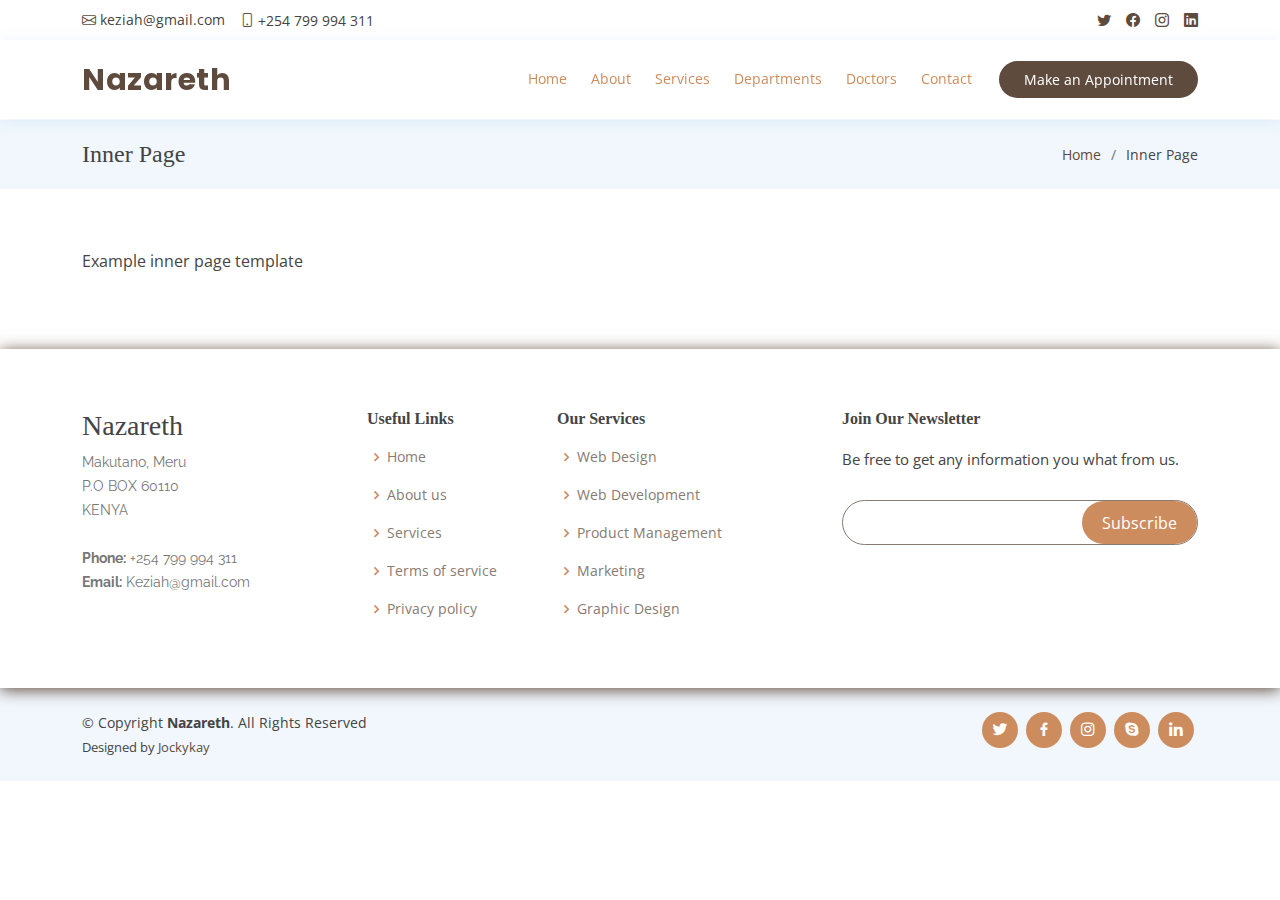
<file: inner-page.html>
<!DOCTYPE html>
<html lang="en">

<head>
  <meta charset="utf-8">
  <meta content="width=device-width, initial-scale=1.0" name="viewport">

  <title>Nazareth Hospital</title>
  <meta content="" name="description">
  <meta content="" name="keywords">

  <!-- Favicons -->
  <link href="assets/img/fav1.png" rel="icon">
  <link href="assets/img/apple-touch-icon.png" rel="apple-touch-icon">

  <!-- Google Fonts -->
  <link href="https://fonts.googleapis.com/css?family=Open+Sans:300,300i,400,400i,600,600i,700,700i|Raleway:300,300i,400,400i,500,500i,600,600i,700,700i|Poppins:300,300i,400,400i,500,500i,600,600i,700,700i" rel="stylesheet">

  <!-- Vendor CSS Files -->
  <link href="assets/vendor/fontawesome-free/css/all.min.css" rel="stylesheet">
  <link href="assets/vendor/animate.css/animate.min.css" rel="stylesheet">
  <link href="assets/vendor/bootstrap/css/bootstrap.min.css" rel="stylesheet">
  <link href="assets/vendor/bootstrap-icons/bootstrap-icons.css" rel="stylesheet">
  <link href="assets/vendor/boxicons/css/boxicons.min.css" rel="stylesheet">
  <link href="assets/vendor/glightbox/css/glightbox.min.css" rel="stylesheet">
  <link href="assets/vendor/remixicon/remixicon.css" rel="stylesheet">
  <link href="assets/vendor/swiper/swiper-bundle.min.css" rel="stylesheet">

  <!-- Template Main CSS File -->
  <link href="assets/css/style.css" rel="stylesheet">


</head>

<body>

  <!-- ======= Top Bar ======= -->
  <div id="topbar" class="d-flex align-items-center fixed-top">
    <div class="container d-flex justify-content-between">
      <div class="contact-info d-flex align-items-center">
        <i class="bi bi-envelope"></i> <a href="mailto:contact@example.com">keziah@gmail.com</a>
        <i class="bi bi-phone"></i> +254 799 994 311
      </div>
      <div class="d-none d-lg-flex social-links align-items-center">
        <a href="#" class="twitter"><i class="bi bi-twitter"></i></a>
        <a href="#" class="facebook"><i class="bi bi-facebook"></i></a>
        <a href="#" class="instagram"><i class="bi bi-instagram"></i></a>
        <a href="#" class="linkedin"><i class="bi bi-linkedin"></i></i></a>
      </div>
    </div>
  </div>

  <!-- ======= Header ======= -->
  <header id="header" class="fixed-top">
    <div class="container d-flex align-items-center">

      <h1 class="logo me-auto"><a href="index.html">Nazareth</a></h1>
      <!-- Uncomment below if you prefer to use an image logo -->
      <!-- <a href="index.html" class="logo me-auto"><img src="assets/img/logo.png" alt="" class="img-fluid"></a>-->

      <nav id="navbar" class="navbar order-last order-lg-0">
        <ul>
          <li><a class="nav-link scrollto " href="#hero">Home</a></li>
          <li><a class="nav-link scrollto" href="#about">About</a></li>
          <li><a class="nav-link scrollto" href="#services">Services</a></li>
          <li><a class="nav-link scrollto" href="#departments">Departments</a></li>
          <li><a class="nav-link scrollto" href="#doctors">Doctors</a></li>
          <!--<li class="dropdown"><a href="#"><span>Drop Down</span> <i class="bi bi-chevron-down"></i></a>
            <ul>
              <li><a href="#">Drop Down 1</a></li>
              <li class="dropdown"><a href="#"><span>Deep Drop Down</span> <i class="bi bi-chevron-right"></i></a>
                <ul>
                  <li><a href="#">Deep Drop Down 1</a></li>
                  <li><a href="#">Deep Drop Down 2</a></li>
                  <li><a href="#">Deep Drop Down 3</a></li>
                  <li><a href="#">Deep Drop Down 4</a></li>
                  <li><a href="#">Deep Drop Down 5</a></li>
                </ul>
              </li>
              <li><a href="#">Drop Down 2</a></li>
              <li><a href="#">Drop Down 3</a></li>
              <li><a href="#">Drop Down 4</a></li>
            </ul>
          </li>-->
          <li><a class="nav-link scrollto" href="#contact">Contact</a></li>
        </ul>
        <i class="bi bi-list mobile-nav-toggle"></i>
      </nav><!-- .navbar -->

      <a href="#appointment" class="appointment-btn scrollto"><span class="d-none d-md-inline">Make an</span> Appointment</a>

    </div>
  </header><!-- End Header -->

  <main id="main">

    <!-- ======= Breadcrumbs Section ======= -->
    <section class="breadcrumbs">
      <div class="container">

        <div class="d-flex justify-content-between align-items-center">
          <h2>Inner Page</h2>
          <ol>
            <li><a href="index.html">Home</a></li>
            <li>Inner Page</li>
          </ol>
        </div>

      </div>
    </section><!-- End Breadcrumbs Section -->

    <section class="inner-page">
      <div class="container">
        <p>
          Example inner page template
        </p>
      </div>
    </section>

  </main><!-- End #main -->

  <!-- ======= Footer ======= -->
  <footer id="footer">

    <div class="footer-top">
      <div class="container">
        <div class="row">

          <div class="col-lg-3 col-md-6 footer-contact">
            <h3>Nazareth</h3>
            <p>
              Makutano, Meru <br>
              P.O BOX 60110<br>
              KENYA <br><br>
              <strong>Phone:</strong> +254 799 994 311<br>
              <strong>Email:</strong> Keziah@gmail.com<br>
            </p>
          </div>

          <div class="col-lg-2 col-md-6 footer-links">
            <h4>Useful Links</h4>
            <ul>
              <li><i class="bx bx-chevron-right"></i> <a href="#">Home</a></li>
              <li><i class="bx bx-chevron-right"></i> <a href="#">About us</a></li>
              <li><i class="bx bx-chevron-right"></i> <a href="#">Services</a></li>
              <li><i class="bx bx-chevron-right"></i> <a href="#">Terms of service</a></li>
              <li><i class="bx bx-chevron-right"></i> <a href="#">Privacy policy</a></li>
            </ul>
          </div>

          <div class="col-lg-3 col-md-6 footer-links">
            <h4>Our Services</h4>
            <ul>
              <li><i class="bx bx-chevron-right"></i> <a href="#">Web Design</a></li>
              <li><i class="bx bx-chevron-right"></i> <a href="#">Web Development</a></li>
              <li><i class="bx bx-chevron-right"></i> <a href="#">Product Management</a></li>
              <li><i class="bx bx-chevron-right"></i> <a href="#">Marketing</a></li>
              <li><i class="bx bx-chevron-right"></i> <a href="#">Graphic Design</a></li>
            </ul>
          </div>

          <div class="col-lg-4 col-md-6 footer-newsletter">
            <h4>Join Our Newsletter</h4>
            <p>Be free to get any information you what from us.</p>
            <form action="" method="post">
              <input type="email" name="email"><input type="submit" value="Subscribe">
            </form>
          </div>

        </div>
      </div>
    </div>

    <div class="container d-md-flex py-4">

      <div class="me-md-auto text-center text-md-start">
        <div class="copyright">
          &copy; Copyright <strong><span>Nazareth</span></strong>. All Rights Reserved
        </div>
        <div class="credits">
          <!-- All the links in the footer should remain intact. -->
          <!-- You can delete the links only if you purchased the pro version. -->
          <!-- Licensing information: https://bootstrapmade.com/license/ -->
          <!-- Purchase the pro version with working PHP/AJAX contact form: https://bootstrapmade.com/medilab-free-medical-bootstrap-theme/ -->
          Designed by <a href="https://bootstrapmade.com/">Jockykay</a>
        </div>
      </div>
      <div class="social-links text-center text-md-right pt-3 pt-md-0">
        <a href="#" class="twitter"><i class="bx bxl-twitter"></i></a>
        <a href="#" class="facebook"><i class="bx bxl-facebook"></i></a>
        <a href="#" class="instagram"><i class="bx bxl-instagram"></i></a>
        <a href="#" class="google-plus"><i class="bx bxl-skype"></i></a>
        <a href="#" class="linkedin"><i class="bx bxl-linkedin"></i></a>
      </div>
    </div>
  </footer><!-- End Footer -->

  <div id="preloader"></div>
  <a href="#" class="back-to-top d-flex align-items-center justify-content-center"><i class="bi bi-arrow-up-short"></i></a>

  <!-- Vendor JS Files -->
  <script src="assets/vendor/purecounter/purecounter_vanilla.js"></script>
  <script src="assets/vendor/bootstrap/js/bootstrap.bundle.min.js"></script>
  <script src="assets/vendor/glightbox/js/glightbox.min.js"></script>
  <script src="assets/vendor/swiper/swiper-bundle.min.js"></script>
  <script src="assets/vendor/php-email-form/validate.js"></script>

  <!-- Template Main JS File -->
  <script src="assets/js/main.js"></script>

</body>

</html>
</file>
<file: assets/css/style.css>
/*--------------------------------------------------------------
# General
--------------------------------------------------------------*/
body {
  font-family: "Open Sans", sans-serif;
  color: #444444;
}

a {
  color: #5e4b3e;
  text-decoration: none;
}

a:hover {
  color: #5e4b3e;
  text-decoration: none;
}

h1,
h2,
h3,
h4,
h5,
h6 {
  font-family: "Apple Chancery";
}

/*--------------------------------------------------------------
# Preloader
--------------------------------------------------------------*/
#preloader {
  position: fixed;
  top: 0;
  left: 0;
  right: 0;
  bottom: 0;
  z-index: 9999;
  overflow: hidden;
  background: #fff;
}

#preloader:before {
  content: "";
  position: fixed;
  top: calc(50% - 30px);
  left: calc(50% - 30px);
  border: 6px solid #5e4b3e;
  border-top-color: #d1e6f9;
  border-radius: 50%;
  width: 60px;
  height: 60px;
  animation: animate-preloader 1s linear infinite;
}

@keyframes animate-preloader {
  0% {
    transform: rotate(0deg);
  }

  100% {
    transform: rotate(360deg);
  }
}

/*--------------------------------------------------------------
# Back to top button
--------------------------------------------------------------*/
.back-to-top {
  position: fixed;
  visibility: hidden;
  opacity: 0;
  right: 15px;
  bottom: 15px;
  z-index: 996;
  background: #5e4b3e;
  width: 40px;
  height: 40px;
  border-radius: 4px;
  transition: all 0.4s;
}

.back-to-top i {
  font-size: 28px;
  color: #fff;
  line-height: 0;
}

.back-to-top:hover {
  background: #5e4b3e;
  color: #fff;
}

.back-to-top.active {
  visibility: visible;
  opacity: 1;
}

.datepicker-dropdown {
  padding: 20px !important;
}

/*--------------------------------------------------------------
# Top Bar
--------------------------------------------------------------*/
#topbar {
  background: #fff;
  height: 40px;
  font-size: 14px;
  transition: all 0.5s;
  z-index: 996;
}

#topbar.topbar-scrolled {
  top: -40px;
}

#topbar .contact-info a {
  line-height: 1;
  color: #444444;
  transition: 0.3s;
}

#topbar .contact-info a:hover {
  color: #5e4b3e;
}

#topbar .contact-info i {
  color: #5e4b3e;
  padding-right: 4px;
  margin-left: 15px;
  line-height: 0;
}

#topbar .contact-info i:first-child {
  margin-left: 0;
}

#topbar .social-links a {
  color: #5e4b3e;
  padding-left: 15px;
  display: inline-block;
  line-height: 1px;
  transition: 0.3s;
}

#topbar .social-links a:hover {
  color: #5e4b3e;
}

#topbar .social-links a:first-child {
  border-left: 0;
}

/*--------------------------------------------------------------
# Header
--------------------------------------------------------------*/
#header {
  background: #fff;
  transition: all 0.5s;
  z-index: 997;
  padding: 15px 0;
  top: 40px;
  box-shadow: 0px 2px 15px rgba(25, 119, 204, 0.1);
}

#header.header-scrolled {
  top: 0;
}

#header .logo {
  font-size: 30px;
  margin: 0;
  padding: 0;
  line-height: 1;
  font-weight: 700;
  letter-spacing: 0.5px;
  font-family: "Poppins", sans-serif;
}

#header .logo a {
  color: #5e4b3e;
}

#header .logo img {
  max-height: 40px;
}

/**
* Appointment Button *
*/
.appointment-btn {
  margin-left: 25px;
  background: #5e4b3e;
  color: #fff;
  border-radius: 50px;
  padding: 8px 25px;
  white-space: nowrap;
  transition: 0.3s;
  font-size: 14px;
  display: inline-block;
}

.appointment-btn:hover {
  background: #5e4b3e;
  color: #fff;
}

@media (max-width: 768px) {
  .appointment-btn {
    margin: 0 15px 0 0;
    padding: 6px 18px;
  }
}

/*--------------------------------------------------------------
# Navigation Menu
--------------------------------------------------------------*/
/**
* Desktop Navigation 
*/
.navbar {
  padding: 0;
}

.navbar ul {
  margin: 0;
  padding: 0;
  display: flex;
  list-style: none;
  align-items: center;
}

.navbar li {
  position: relative;
}

.navbar>ul>li {
  position: relative;
  white-space: nowrap;
  padding: 8px 0 8px 20px;
}

.navbar a,
.navbar a:focus {
  display: flex;
  align-items: center;
  justify-content: space-between;
  font-size: 14px;
  color: #cd8c5e;
  white-space: nowrap;
  transition: 0.3s;
  border-bottom: 2px solid #fff;
  padding: 5px 2px;
}

.navbar a i,
.navbar a:focus i {
  font-size: 12px;
  line-height: 0;
  margin-left: 5px;
}

.navbar a:hover,
.navbar .active,
.navbar .active:focus,
.navbar li:hover>a {
  color: #cd8c5e;
  border-color: #cd8c5e;
}

.navbar .dropdown ul {
  display: block;
  position: absolute;
  left: 20px;
  top: calc(100% + 30px);
  margin: 0;
  padding: 10px 0;
  z-index: 99;
  opacity: 0;
  visibility: hidden;
  background: #fff;
  box-shadow: 0px 0px 30px rgba(127, 137, 161, 0.25);
  transition: 0.3s;
}

.navbar .dropdown ul li {
  min-width: 200px;
}

.navbar .dropdown ul a {
  padding: 10px 20px;
  font-size: 14px;
  font-weight: 500;
  text-transform: none;
  color: #5e4b3e;
  border: none;
}

.navbar .dropdown ul a i {
  font-size: 12px;
}

.navbar .dropdown ul a:hover,
.navbar .dropdown ul .active:hover,
.navbar .dropdown ul li:hover>a {
  color: #cd8c5e;
}

.navbar .dropdown:hover>ul {
  opacity: 1;
  top: 100%;
  visibility: visible;
}

.navbar .dropdown .dropdown ul {
  top: 0;
  left: calc(100% - 30px);
  visibility: hidden;
}

.navbar .dropdown .dropdown:hover>ul {
  opacity: 1;
  top: 0;
  left: 100%;
  visibility: visible;
}

@media (max-width: 1366px) {
  .navbar .dropdown .dropdown ul {
    left: -90%;
  }

  .navbar .dropdown .dropdown:hover>ul {
    left: -100%;
  }
}

/**
* Mobile Navigation 
*/
.mobile-nav-toggle {
  color: #5e4b3e;
  font-size: 28px;
  cursor: pointer;
  display: none;
  line-height: 0;
  transition: 0.5s;
}

.mobile-nav-toggle.bi-x {
  color: #fff;
}

@media (max-width: 991px) {
  .mobile-nav-toggle {
    display: block;
  }

  .navbar ul {
    display: none;
  }
}

.navbar-mobile {
  position: fixed;
  overflow: hidden;
  top: 0;
  right: 0;
  left: 0;
  bottom: 0;
  background: rgb(94, 75, 62);
  transition: 0.3s;
  z-index: 999;
}

.navbar-mobile .mobile-nav-toggle {
  position: absolute;
  top: 15px;
  right: 15px;
}

.navbar-mobile ul {
  display: block;
  position: absolute;
  top: 55px;
  right: 15px;
  bottom: 15px;
  left: 15px;
  padding: 10px 0;
  background-color: #fff;
  overflow-y: auto;
  transition: 0.3s;
}

.navbar-mobile>ul>li {
  padding: 0;
}

.navbar-mobile a,
.navbar-mobile a:focus {
  padding: 10px 20px;
  font-size: 15px;
  color: #5e4b3e;
  border: none;
}

.navbar-mobile a:hover,
.navbar-mobile .active,
.navbar-mobile li:hover>a {
  color: #cd8c5e;
}

.navbar-mobile .getstarted,
.navbar-mobile .getstarted:focus {
  margin: 15px;
}

.navbar-mobile .dropdown ul {
  position: static;
  display: none;
  margin: 10px 20px;
  padding: 10px 0;
  z-index: 99;
  opacity: 1;
  visibility: visible;
  background: #fff;
  box-shadow: 0px 0px 30px rgba(127, 137, 161, 0.25);
}

.navbar-mobile .dropdown ul li {
  min-width: 200px;
}

.navbar-mobile .dropdown ul a {
  padding: 10px 20px;
}

.navbar-mobile .dropdown ul a i {
  font-size: 12px;
}

.navbar-mobile .dropdown ul a:hover,
.navbar-mobile .dropdown ul .active:hover,
.navbar-mobile .dropdown ul li:hover>a {
  color: #cd8c5e;
}

.navbar-mobile .dropdown>.dropdown-active {
  display: block;
}

/*--------------------------------------------------------------
# Hero Section
--------------------------------------------------------------*/
#hero {
  width: 100%;
  height: 90vh;
  background: url("../img/hero-g.jpg") top center;
  background-size: cover;
  margin-bottom: -200px;
}

#hero .container {
  position: relative;
}

#hero h1 {
  margin: 0;
  font-size: 48px;
  font-weight: 700;
  line-height: 56px;
  text-transform: uppercase;
  color: #5e4b3e;
}

#hero h2 {
  color: #5e4b3e;
  margin: 10px 0 0 0;
  font-size: 24px;
}

#hero .btn-get-started {
  font-family: "Raleway", sans-serif;
  text-transform: uppercase;
  font-weight: 500;
  font-size: 14px;
  letter-spacing: 1px;
  display: inline-block;
  padding: 12px 35px;
  margin-top: 30px;
  border-radius: 50px;
  transition: 0.5s;
  color: #fff;
  background: #cd8c5e;
}

#hero .btn-get-started:hover {
  background: #cd8c5e;
}

@media (min-width: 1024px) {
  #hero {
    background-attachment: fixed;
  }
}

@media (max-width: 992px) {
  #hero {
    margin-bottom: 0;
    height: 100vh;
  }

  #hero .container {
    padding-bottom: 63px;
  }

  #hero h1 {
    font-size: 28px;
    line-height: 36px;
  }

  #hero h2 {
    font-size: 18px;
    line-height: 24px;
    margin-bottom: 30px;
  }
}

@media (max-height: 600px) {
  #hero {
    height: 110vh;
  }
}

/*--------------------------------------------------------------
# Sections General
--------------------------------------------------------------*/
section {
  padding: 60px 0;
  overflow: hidden;
}

.section-bg {
  background-color: #f1f7fd;
}

.section-title {
  text-align: center;
  padding-bottom: 30px;
}

.section-title h2 {
  font-size: 32px;
  font-weight: bold;
  margin-bottom: 20px;
  padding-bottom: 20px;
  position: relative;
  color: #5e4b3e;
}

.section-title h2::before {
  content: "";
  position: absolute;
  display: block;
  width: 120px;
  height: 1px;
  background: #ddd;
  bottom: 1px;
  left: calc(50% - 60px);
}

.section-title h2::after {
  content: "";
  position: absolute;
  display: block;
  width: 40px;
  height: 3px;
  background: #cd8c5e;
  bottom: 0;
  left: calc(50% - 20px);
}

.section-title p {
  margin-bottom: 0;
}

/*--------------------------------------------------------------
# Breadcrumbs
--------------------------------------------------------------*/
.breadcrumbs {
  padding: 20px 0;
  background-color: #f1f7fd;
  min-height: 40px;
  margin-top: 120px;
}

@media (max-width: 992px) {
  .breadcrumbs {
    margin-top: 100px;
  }
}

.breadcrumbs h2 {
  font-size: 24px;
  font-weight: 300;
  margin: 0;
}

@media (max-width: 992px) {
  .breadcrumbs h2 {
    margin: 0 0 10px 0;
  }
}

.breadcrumbs ol {
  display: flex;
  flex-wrap: wrap;
  list-style: none;
  padding: 0;
  margin: 0;
  font-size: 14px;
}

.breadcrumbs ol li+li {
  padding-left: 10px;
}

.breadcrumbs ol li+li::before {
  display: inline-block;
  padding-right: 10px;
  color: #6c757d;
  content: "/";
}

@media (max-width: 768px) {
  .breadcrumbs .d-flex {
    display: block !important;
  }

  .breadcrumbs ol {
    display: block;
  }

  .breadcrumbs ol li {
    display: inline-block;
  }
}

/*--------------------------------------------------------------
# Why Us
--------------------------------------------------------------*/
.why-us .content {
  padding: 30px;
  background: #cd8c5e;
  border-radius: 4px;
  color: #fff;
}

.why-us .content h3 {
  font-weight: 700;
  font-size: 34px;
  margin-bottom: 30px;
}

.why-us .content p {
  margin-bottom: 30px;
}

.why-us .content .more-btn {
  display: inline-block;
  background: rgba(255, 255, 255, 0.2);
  padding: 6px 30px 8px 30px;
  color: #fff;
  border-radius: 50px;
  transition: all ease-in-out 0.4s;
}

.why-us .content .more-btn i {
  font-size: 14px;
}

.why-us .content .more-btn:hover {
  color: #cd8c5e;
  background: #fff;
}

.why-us .icon-boxes .icon-box {
  text-align: center;
  border-radius: 10px;
  background: #fff;
  box-shadow: 0px 2px 15px rgba(0, 0, 0, 0.1);
  padding: 40px 30px;
  width: 100%;
}

.why-us .icon-boxes .icon-box i {
  font-size: 40px;
  color: #cd8c5e;
  margin-bottom: 30px;
}

.why-us .icon-boxes .icon-box h4 {
  font-size: 20px;
  font-weight: 700;
  margin: 0 0 30px 0;
}

.why-us .icon-boxes .icon-box p {
  font-size: 15px;
  color: #848484;
}

/*--------------------------------------------------------------
# About
--------------------------------------------------------------*/
.about .icon-boxes h4 {
  font-size: 18px;
  color: #cd8c5e;
  margin-bottom: 15px;
}

.about .icon-boxes h3 {
  font-size: 28px;
  font-weight: 700;
  color: #5e4b3e;
  margin-bottom: 15px;
}

.about .icon-box {
  margin-top: 40px;
}

.about .icon-box .icon {
  float: left;
  display: flex;
  align-items: center;
  justify-content: center;
  width: 64px;
  height: 64px;
  border: 2px solid #9d6f64;
  border-radius: 50px;
  transition: 0.5s;
}

.about .icon-box .icon i {
  color: #cd8c5e;
  font-size: 32px;
}

.about .icon-box:hover .icon {
  background: #cd8c5e;
  border-color: #cd8c5e;
}

.about .icon-box:hover .icon i {
  color: #fff;
}

.about .icon-box .title {
  margin-left: 85px;
  font-weight: 700;
  margin-bottom: 10px;
  font-size: 18px;
}

.about .icon-box .title a {
  color: #343a40;
  transition: 0.3s;
}

.about .icon-box .title a:hover {
  color: #5e4b3e;
}

.about .icon-box .description {
  margin-left: 85px;
  line-height: 24px;
  font-size: 14px;
}

.about .video-box {
  background: url("../img/hero-b.jpg") center center no-repeat;
  background-size: cover;
  min-height: 500px;
}

.about .play-btn {
  width: 94px;
  height: 94px;
  background: radial-gradient(#cd8c5e 50%, rgb(94, 75, 62) 52%);
  border-radius: 50%;
  display: block;
  position: absolute;
  left: calc(50% - 47px);
  top: calc(50% - 47px);
  overflow: hidden;
}

.about .play-btn::after {
  content: "";
  position: absolute;
  left: 50%;
  top: 50%;
  transform: translateX(-40%) translateY(-50%);
  width: 0;
  height: 0;
  border-top: 10px solid transparent;
  border-bottom: 10px solid transparent;
  border-left: 15px solid #fff;
  z-index: 100;
  transition: all 400ms cubic-bezier(0.55, 0.055, 0.675, 0.19);
}

.about .play-btn::before {
  content: "";
  position: absolute;
  width: 120px;
  height: 120px;
  animation-delay: 0s;
  animation: pulsate-btn 2s;
  animation-direction: forwards;
  animation-iteration-count: infinite;
  animation-timing-function: steps;
  opacity: 1;
  border-radius: 50%;
  border: 5px solid rgb(205, 140, 94);
  top: -15%;
  left: -15%;
  background: rgba(198, 16, 0, 0);
}

.about .play-btn:hover::after {
  border-left: 15px solid #cd8c5e;
  transform: scale(20);
}

.about .play-btn:hover::before {
  content: "";
  position: absolute;
  left: 50%;
  top: 50%;
  transform: translateX(-40%) translateY(-50%);
  width: 0;
  height: 0;
  border: none;
  border-top: 10px solid transparent;
  border-bottom: 10px solid transparent;
  border-left: 15px solid #fff;
  z-index: 200;
  animation: none;
  border-radius: 0;
}

@keyframes pulsate-btn {
  0% {
    transform: scale(0.6, 0.6);
    opacity: 1;
  }

  100% {
    transform: scale(1, 1);
    opacity: 0;
  }
}

/*--------------------------------------------------------------
# Counts
--------------------------------------------------------------*/
.counts {
  background: #f1f7fd;
  padding: 70px 0 60px;
}

.counts .count-box {
  padding: 30px 30px 25px 30px;
  width: 100%;
  position: relative;
  text-align: center;
  background: #fff;
}

.counts .count-box i {
  position: absolute;
  top: -25px;
  left: 50%;
  transform: translateX(-50%);
  font-size: 20px;
  background: #cd8c5e;
  color: #fff;
  border-radius: 50px;
  display: inline-flex;
  align-items: center;
  justify-content: center;
  width: 48px;
  height: 48px;
}

.counts .count-box span {
  font-size: 36px;
  display: block;
  font-weight: 600;
  color: #5e4b3e;
}

.counts .count-box p {
  padding: 0;
  margin: 0;
  font-family: "Raleway", sans-serif;
  font-size: 14px;
}

/*--------------------------------------------------------------
# Services
--------------------------------------------------------------*/
.services .icon-box {
  text-align: center;
  border: 1px solid #d5e1ed;
  padding: 80px 20px;
  transition: all ease-in-out 0.3s;
}

.services .icon-box .icon {
  margin: 0 auto;
  width: 64px;
  height: 64px;
  background: #cd8c5e;
  border-radius: 5px;
  transition: all 0.3s ease-out 0s;
  display: flex;
  align-items: center;
  justify-content: center;
  margin-bottom: 20px;
  transform-style: preserve-3d;
  position: relative;
  z-index: 2;
}

.services .icon-box .icon i {
  color: #fff;
  font-size: 28px;
  transition: ease-in-out 0.3s;
}

.services .icon-box .icon::before {
  position: absolute;
  content: "";
  left: -8px;
  top: -8px;
  height: 100%;
  width: 100%;
  background: rgb(94, 75, 62);
  border-radius: 5px;
  transition: all 0.3s ease-out 0s;
  transform: translateZ(-1px);
  z-index: -1;
}

.services .icon-box h4 {
  font-weight: 700;
  margin-bottom: 15px;
  font-size: 24px;
}

.services .icon-box h4 a {
  color: #5e4b3e;
}

.services .icon-box p {
  line-height: 24px;
  font-size: 14px;
  margin-bottom: 0;
}

.services .icon-box:hover {
  background: #cd8c5e;
  border-color: #cd8c5e;
}

.services .icon-box:hover .icon {
  background: #fff;
}

.services .icon-box:hover .icon i {
  color: #cd8c5e;
}

.services .icon-box:hover .icon::before {
  background: rgba(255, 255, 255, 0.3);
}

.services .icon-box:hover h4 a,
.services .icon-box:hover p {
  color: #fff;
}

/*--------------------------------------------------------------
# Appointments
--------------------------------------------------------------*/
.appointment .php-email-form {
  width: 100%;
}

.appointment .php-email-form .form-group {
  padding-bottom: 8px;
}

.appointment .php-email-form .validate {
  display: none;
  color: #9d6f64;
  margin: 0 0 15px 0;
  font-weight: 400;
  font-size: 13px;
}

.appointment .php-email-form .error-message {
  display: none;
  color: #fff;
  background: #9d6f64;
  text-align: left;
  padding: 15px;
  font-weight: 600;
}

.appointment .php-email-form .error-message br+br {
  margin-top: 25px;
}

.appointment .php-email-form .sent-message {
  display: none;
  color: #fff;
  background: #4b6456;
  text-align: center;
  padding: 15px;
  font-weight: 600;
}

.appointment .php-email-form .loading {
  display: none;
  background: #fff;
  text-align: center;
  padding: 15px;
}

.appointment .php-email-form .loading:before {
  content: "";
  display: inline-block;
  border-radius: 50%;
  width: 24px;
  height: 24px;
  margin: 0 10px -6px 0;
  border: 3px solid #4b6456;
  border-top-color: #eee;
  animation: animate-loading 1s linear infinite;
}

.appointment .php-email-form input,
.appointment .php-email-form textarea,
.appointment .php-email-form select {
  border-radius: 0;
  box-shadow: none;
  font-size: 14px;
  padding: 10px !important;
}

.appointment .php-email-form input:focus,
.appointment .php-email-form textarea:focus,
.appointment .php-email-form select:focus {
  border-color: #cd8c5e;
}

.appointment .php-email-form input,
.appointment .php-email-form select {
  height: 44px;
}

.appointment .php-email-form textarea {
  padding: 10px 12px;
}

.appointment .php-email-form button[type=submit] {
  background: #cd8c5e;
  border: 0;
  padding: 10px 35px;
  color: #fff;
  transition: 0.4s;
  border-radius: 50px;
}

.appointment .php-email-form button[type=submit]:hover {
  background: #cd8c5e;
}

/*--------------------------------------------------------------
# Departments
--------------------------------------------------------------*/
.departments {
  overflow: hidden;
}

.departments .nav-tabs {
  border: 0;
}

.departments .nav-link {
  border: 0;
  padding: 12px 15px 12px 0;
  transition: 0.3s;
  color: #5e4b3e;
  border-radius: 0;
  border-right: 2px solid #ebf1f6;
  font-weight: 600;
  font-size: 15px;
}

.departments .nav-link:hover {
  color: #cd8c5e;
}

.departments .nav-link.active {
  color: #cd8c5e;
  border-color: #cd8c5e;
}

.departments .tab-pane.active {
  animation: fadeIn 0.5s ease-out;
}

.departments .details h3 {
  font-size: 26px;
  font-weight: 600;
  margin-bottom: 20px;
  color: #5e4b3e;
}

.departments .details p {
  color: #777777;
}

.departments .details p:last-child {
  margin-bottom: 0;
}

@media (max-width: 992px) {
  .departments .nav-link {
    border: 0;
    padding: 15px;
  }

  .departments .nav-link.active {
    color: #fff;
    background: #5e4b3e;
  }
}

/*--------------------------------------------------------------
# Doctors
--------------------------------------------------------------*/
.doctors {
  background: #fff;
}

.doctors .member {
  position: relative;
  box-shadow: 0px 2px 15px rgba(44, 73, 100, 0.08);
  padding: 30px;
  border-radius: 10px;
}

.doctors .member .pic {
  overflow: hidden;
  width: 180px;
  border-radius: 50%;
}

.doctors .member .pic img {
  transition: ease-in-out 0.3s;
}

.doctors .member:hover img {
  transform: scale(1.1);
}

.doctors .member .member-info {
  padding-left: 30px;
}

.doctors .member h4 {
  font-weight: 700;
  margin-bottom: 5px;
  font-size: 20px;
  color: #5e4b3e;
}

.doctors .member span {
  display: block;
  font-size: 15px;
  padding-bottom: 10px;
  position: relative;
  font-weight: 500;
}

.doctors .member span::after {
  content: "";
  position: absolute;
  display: block;
  width: 50px;
  height: 1px;
  background: #b2c8dd;
  bottom: 0;
  left: 0;
}

.doctors .member p {
  margin: 10px 0 0 0;
  font-size: 14px;
}

.doctors .member .social {
  margin-top: 12px;
  display: flex;
  align-items: center;
  justify-content: flex-start;
}

.doctors .member .social a {
  transition: ease-in-out 0.3s;
  display: flex;
  align-items: center;
  justify-content: center;
  border-radius: 50px;
  width: 32px;
  height: 32px;
  background: #9b8576;
}

.doctors .member .social a i {
  color: #fff;
  font-size: 16px;
  margin: 0 2px;
}

.doctors .member .social a:hover {
  background: #cd8c5e;
}

.doctors .member .social a+a {
  margin-left: 8px;
}

/*--------------------------------------------------------------
# Frequently Asked Questions
--------------------------------------------------------------*/
.faq .faq-list {
  padding: 0 100px;
}

.faq .faq-list ul {
  padding: 0;
  list-style: none;
}

.faq .faq-list li+li {
  margin-top: 15px;
}

.faq .faq-list li {
  padding: 20px;
  background: #fff;
  border-radius: 4px;
  position: relative;
}

.faq .faq-list a {
  display: block;
  position: relative;
  font-family: "Poppins", sans-serif;
  font-size: 16px;
  line-height: 24px;
  font-weight: 500;
  padding: 0 30px;
  outline: none;
  cursor: pointer;
}

.faq .faq-list .icon-help {
  font-size: 24px;
  position: absolute;
  right: 0;
  left: 20px;
  color: #9b8576;
}

.faq .faq-list .icon-show,
.faq .faq-list .icon-close {
  font-size: 24px;
  position: absolute;
  right: 0;
  top: 0;
}

.faq .faq-list p {
  margin-bottom: 0;
  padding: 10px 0 0 0;
}

.faq .faq-list .icon-show {
  display: none;
}

.faq .faq-list a.collapsed {
  color: #9b8576;
}

.faq .faq-list a.collapsed:hover {
  color: #cd8c5e;
}

.faq .faq-list a.collapsed .icon-show {
  display: inline-block;
}

.faq .faq-list a.collapsed .icon-close {
  display: none;
}

@media (max-width: 1200px) {
  .faq .faq-list {
    padding: 0;
  }
}

/*--------------------------------------------------------------
# Testimonials
--------------------------------------------------------------*/
.testimonials .testimonial-wrap {
  padding-left: 50px;
}

.testimonials .testimonials-carousel,
.testimonials .testimonials-slider {
  overflow: hidden;
}

.testimonials .testimonial-item {
  box-sizing: content-box;
  padding: 30px 30px 30px 60px;
  margin: 30px 15px;
  min-height: 200px;
  box-shadow: 0px 2px 12px rgba(44, 73, 100, 0.08);
  position: relative;
  background: #fff;
}

.testimonials .testimonial-item .testimonial-img {
  width: 90px;
  border-radius: 10px;
  border: 6px solid #fff;
  position: absolute;
  left: -45px;
}

.testimonials .testimonial-item h3 {
  font-size: 18px;
  font-weight: bold;
  margin: 10px 0 5px 0;
  color: #111;
}

.testimonials .testimonial-item h4 {
  font-size: 14px;
  color: #999;
  margin: 0;
}

.testimonials .testimonial-item .quote-icon-left,
.testimonials .testimonial-item .quote-icon-right {
  color: #badaf7;
  font-size: 26px;
}

.testimonials .testimonial-item .quote-icon-left {
  display: inline-block;
  left: -5px;
  position: relative;
}

.testimonials .testimonial-item .quote-icon-right {
  display: inline-block;
  right: -5px;
  position: relative;
  top: 10px;
}

.testimonials .testimonial-item p {
  font-style: italic;
  margin: 15px auto 15px auto;
}

.testimonials .swiper-pagination {
  margin-top: 20px;
  position: relative;
}

.testimonials .swiper-pagination .swiper-pagination-bullet {
  width: 12px;
  height: 12px;
  background-color: #fff;
  opacity: 1;
  border: 1px solid #1977cc;
}

.testimonials .swiper-pagination .swiper-pagination-bullet-active {
  background-color: #cd8c5e;
}

@media (max-width: 767px) {
  .testimonials .testimonial-wrap {
    padding-left: 0;
  }

  .testimonials .testimonials-carousel,
  .testimonials .testimonials-slider {
    overflow: hidden;
  }

  .testimonials .testimonial-item {
    padding: 30px;
    margin: 15px;
  }

  .testimonials .testimonial-item .testimonial-img {
    position: static;
    left: auto;
  }
}

/*--------------------------------------------------------------
# Gallery
--------------------------------------------------------------*/
.gallery .gallery-item {
  overflow: hidden;
  border-right: 3px solid #fff;
  border-bottom: 3px solid #fff;
}

.gallery .gallery-item img {
  transition: all ease-in-out 0.4s;
}

.gallery .gallery-item:hover img {
  transform: scale(1.1);
}
#class1{
  height: 202px;
}

/*--------------------------------------------------------------
# Contact
--------------------------------------------------------------*/
.contact .info {
  width: 100%;
  background: #fff;
}

.contact .info i {
  font-size: 20px;
  color: #cd8c5e;
  float: left;
  width: 44px;
  height: 44px;
  background: #d6e9fa;
  display: flex;
  justify-content: center;
  align-items: center;
  border-radius: 50px;
  transition: all 0.3s ease-in-out;
}

.contact .info h4 {
  padding: 0 0 0 60px;
  font-size: 22px;
  font-weight: 600;
  margin-bottom: 5px;
  color: #2c4964;
}

.contact .info p {
  padding: 0 0 0 60px;
  margin-bottom: 0;
  font-size: 14px;
  color: #5e4b3e;
}

.contact .info .email,
.contact .info .phone {
  margin-top: 40px;
}

.contact .info .email:hover i,
.contact .info .address:hover i,
.contact .info .phone:hover i {
  background: #cd8c5e;
  color: #fff;
}

.contact .php-email-form {
  width: 100%;
  background: #fff;
}

.contact .php-email-form .form-group {
  padding-bottom: 8px;
}

.contact .php-email-form .error-message {
  display: none;
  color: #fff;
  background: #9d6f64;
  text-align: left;
  padding: 15px;
  font-weight: 600;
}

.contact .php-email-form .error-message br+br {
  margin-top: 25px;
}

.contact .php-email-form .sent-message {
  display: none;
  color: #fff;
  background: #4b6456;
  text-align: center;
  padding: 15px;
  font-weight: 600;
}

.contact .php-email-form .loading {
  display: none;
  background: #fff;
  text-align: center;
  padding: 15px;
}

.contact .php-email-form .loading:before {
  content: "";
  display: inline-block;
  border-radius: 50%;
  width: 24px;
  height: 24px;
  margin: 0 10px -6px 0;
  border: 3px solid #4b6456;
  border-top-color: #eee;
  animation: animate-loading 1s linear infinite;
}

.contact .php-email-form input,
.contact .php-email-form textarea {
  border-radius: 0;
  box-shadow: none;
  font-size: 14px;
}

.contact .php-email-form input {
  height: 44px;
}

.contact .php-email-form textarea {
  padding: 10px 12px;
}

.contact .php-email-form button[type=submit] {
  background: #cd8c5e;
  border: 0;
  padding: 10px 35px;
  color: #fff;
  transition: 0.4s;
  border-radius: 50px;
}

.contact .php-email-form button[type=submit]:hover {
  background: #cd8c5e;
}

@keyframes animate-loading {
  0% {
    transform: rotate(0deg);
  }

  100% {
    transform: rotate(360deg);
  }
}

/*--------------------------------------------------------------
# Footer
--------------------------------------------------------------*/
#footer {
  color: #444444;
  font-size: 14px;
  background: #f1f7fd;
}

#footer .footer-top {
  padding: 60px 0 30px 0;
  background: #fff;
  box-shadow: 0px 2px 15px rgb(94, 75, 62);
}

#footer .footer-top .footer-contact {
  margin-bottom: 30px;
}

#footer .footer-top .footer-contact h4 {
  font-size: 22px;
  margin: 0 0 30px 0;
  padding: 2px 0 2px 0;
  line-height: 1;
  font-weight: 700;
}

#footer .footer-top .footer-contact p {
  font-size: 14px;
  line-height: 24px;
  margin-bottom: 0;
  font-family: "Raleway", sans-serif;
  color: #777777;
}

#footer .footer-top h4 {
  font-size: 16px;
  font-weight: bold;
  color: #444444;
  position: relative;
  padding-bottom: 12px;
}

#footer .footer-top .footer-links {
  margin-bottom: 30px;
}

#footer .footer-top .footer-links ul {
  list-style: none;
  padding: 0;
  margin: 0;
}

#footer .footer-top .footer-links ul i {
  padding-right: 2px;
  color: #cd8c5e;
  font-size: 18px;
  line-height: 1;
}

#footer .footer-top .footer-links ul li {
  padding: 10px 0;
  display: flex;
  align-items: center;
}

#footer .footer-top .footer-links ul li:first-child {
  padding-top: 0;
}

#footer .footer-top .footer-links ul a {
  color: #887b72;
  transition: 0.3s;
  display: inline-block;
  line-height: 1;
}

#footer .footer-top .footer-links ul a:hover {
  text-decoration: none;
  color: #1977cc;
}

#footer .footer-newsletter {
  font-size: 15px;
}

#footer .footer-newsletter h4 {
  font-size: 16px;
  font-weight: bold;
  color: #444444;
  position: relative;
  padding-bottom: 12px;
}

#footer .footer-newsletter form {
  margin-top: 30px;
  background: #fff;
  padding: 6px 10px;
  position: relative;
  border-radius: 50px;
  text-align: left;
  border: 1px solid #887b72;
}

#footer .footer-newsletter form input[type=email] {
  border: 0;
  padding: 4px 8px;
  width: calc(100% - 100px);
}

#footer .footer-newsletter form input[type=submit] {
  position: absolute;
  top: 0;
  right: 0;
  bottom: 0;
  border: 0;
  background: none;
  font-size: 16px;
  padding: 0 20px;
  background: #cd8c5e;
  color: #fff;
  transition: 0.3s;
  border-radius: 50px;
}

#footer .footer-newsletter form input[type=submit]:hover {
  background: #cd8c5e;
}

#footer .credits {
  padding-top: 5px;
  font-size: 13px;
  color: #444444;
}

#footer .social-links a {
  font-size: 18px;
  display: inline-block;
  background: #cd8c5e;
  color: #fff;
  line-height: 1;
  padding: 8px 0;
  margin-right: 4px;
  border-radius: 50%;
  text-align: center;
  width: 36px;
  height: 36px;
  transition: 0.3s;
}

#footer .social-links a:hover {
  background: #cd8c5e;
  color: #fff;
  text-decoration: none;
}
</file>
